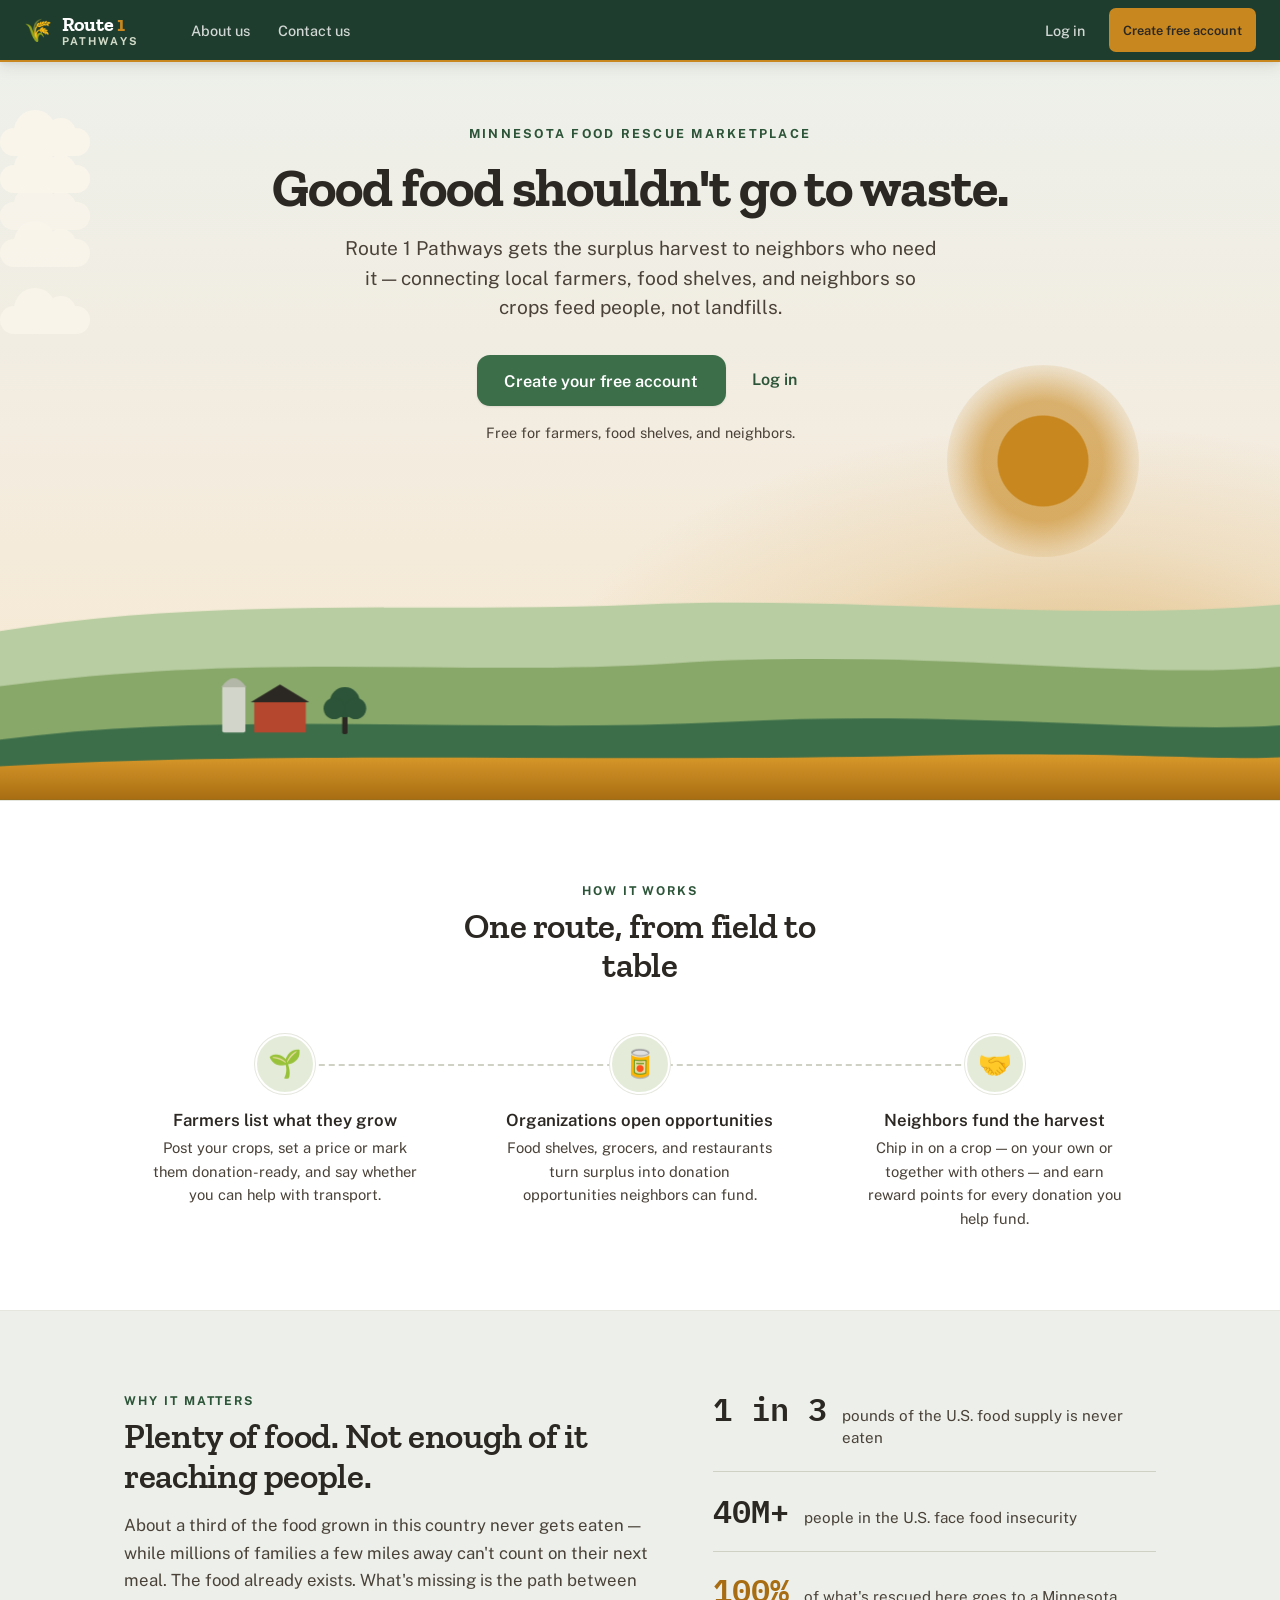
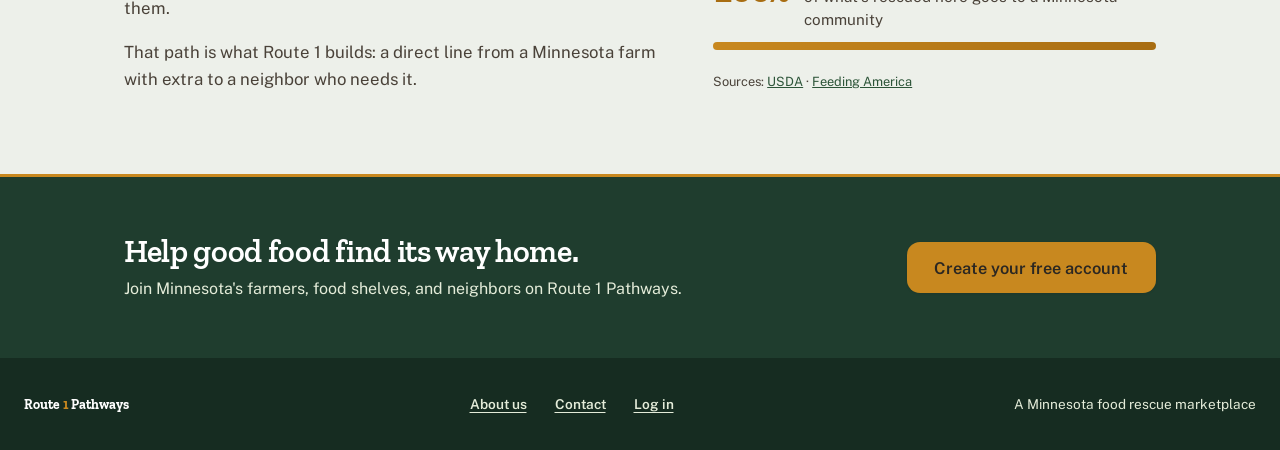
<file: Route1/frontend/index.html>
<!DOCTYPE html>
<html lang="en">

<head>
  <meta charset="UTF-8" />
  <meta name="viewport" content="width=device-width, initial-scale=1.0" />
  <title>Route 1 Pathways — Minnesota Food Rescue Marketplace</title>

  <!-- Search & link previews -->
  <meta name="description"
    content="Route 1 Pathways connects Minnesota farmers, food shelves, and neighbors so surplus crops feed people — not landfills. Free for farmers, food shelves, and neighbors." />
  <meta property="og:type" content="website" />
  <meta property="og:site_name" content="Route 1 Pathways" />
  <meta property="og:title" content="Route 1 Pathways — Minnesota Food Rescue Marketplace" />
  <meta property="og:description"
    content="Good food shouldn't go to waste. Route 1 connects Minnesota farmers, food shelves, and neighbors so surplus crops feed people — not landfills." />
  <meta property="og:url" content="https://route1pathways.app/" />
  <meta name="theme-color" content="#1f3d2e" />

  <!-- Type: Zilla Slab (agrarian display) · Public Sans (civic body) · IBM Plex Mono (ledger data) -->
  <link rel="preconnect" href="https://fonts.googleapis.com" />
  <link rel="preconnect" href="https://fonts.gstatic.com" crossorigin />
  <link
    href="https://fonts.googleapis.com/css2?family=Zilla+Slab:wght@500;600;700&family=Public+Sans:wght@400;500;600;700&family=IBM+Plex+Mono:wght@500;600&display=swap"
    rel="stylesheet" />

  <link rel="stylesheet" href="styles.css?v=20260722c" />

  <!-- Google Identity Services (Sign in with Google) -->
  <script src="https://accounts.google.com/gsi/client" async defer></script>
</head>

<body>

  <!-- Keyboard users jump straight past the header -->
  <a class="skip-link" href="#app">Skip to content</a>

  <!-- ── Sticky header (populated by app.js after auth state is known) ── -->
  <header class="site-header" id="siteHeader">
    <div class="header-inner">
      <div class="brand">
        <span class="brand-icon">🌾</span>
        <div class="brand-text">
          <span class="brand-name">Route&nbsp;<strong>1</strong></span>
          <span class="brand-sub">Pathways</span>
        </div>
      </div>
    </div>
  </header>

  <!-- ── SPA mount point ────────────────────────────────────────────────── -->
  <main class="main-content" id="app">
    <!-- Content injected here by app.js via navigate() -->
    <div class="loading-state">
      <div class="spinner"></div>
      <p>Loading Route 1 Pathways…</p>
    </div>
  </main>

  <!-- ── Site footer (hidden on the landing page, which ships its own) ───── -->
  <footer class="site-footer landing-footer">
    <span class="landing-foot-brand">Route <strong>1</strong> Pathways</span>
    <nav class="landing-foot-links" aria-label="Footer">
      <a href="#/about">About us</a>
      <a href="#/contact">Contact</a>
    </nav>
    <span class="landing-foot-tag">A Minnesota food rescue marketplace</span>
  </footer>

  <!-- ── Toast notification ─────────────────────────────────────────────── -->
  <div id="toast" class="toast-hide" role="alert" aria-live="polite"></div>

  <!-- ── Analytics (GoatCounter — privacy-friendly, no cookies) ────────────
       no_onload: this is an SPA, so pageviews are counted manually in
       App.navigate() / App._track() instead of once per full page load. -->
  <script>window.goatcounter = { no_onload: true };</script>
  <script data-goatcounter="https://route1pathways.goatcounter.com/count"
          async src="https://gc.zgo.at/count.js"></script>

  <!-- ── SPA logic ──────────────────────────────────────────────────────── -->
  <script src="app.js?v=20260722c"></script>
</body>

</html>
</file>
<file: Route1/frontend/styles.css>
/* =============================================================================
   Route 1 — styles.css  (v3 — "A Minnesota field through the season")
   Minnesota food rescue marketplace

   Palette grounded in MN prairie farmland: black-dirt soil, north-woods pine,
   midsummer field green, young-leaf sprout, harvest gold. Gold is the VALUE
   color — used only for rescued value ($ pledged, points, funding goals).
   Type: Zilla Slab (agrarian display) · Public Sans (civic body) · Plex Mono (data).
   Signature: "the harvest fill" — a gold gauge that fills a vessel toward a goal
   (vertical grain-silo on points; notched crate-fill on funding).
   ============================================================================= */

/* ── CSS Variables ──────────────────────────────────────────────────────────── */
:root {
    /* Subject palette */
    --soil: #2b2722;
    /* prairie loam — body ink, warm near-black */
    --soil-soft: #4a4239;
    /* softened soil — secondary text */
    --pine: #1f3d2e;
    /* north-woods evergreen — header, hero, dark surfaces */
    --pine-deep: #162c21;
    /* deepest pine — hover on dark */
    --field: #3c6e4a;
    /* midsummer field — primary actions, links */
    --field-dark: #2c5438;
    /* field hover */
    --sprout: #88a86a;
    /* young leaf / olive — secondary accents, growing states */
    --sprout-soft: #e4ecd9;
    /* palest sprout — tints, hovers, fills */
    --harvest: #c8881f;
    /* harvest gold — THE value color */
    --harvest-deep: #a86d12;
    /* gold hover / text-on-light */
    --harvest-soft: #f6e8cf;
    /* palest gold — value tints, gauge backing */

    /* Surfaces & neutrals (warm, soil-tinted — not cold slate) */
    --morning: #edf0ea;
    /* dawn over a field — app background (cool, NOT cream) */
    --paper: #ffffff;
    /* cards */
    --stone-100: #f3f4ee;
    /* faint fill / zebra */
    --stone-200: #e5e6dd;
    /* borders, dividers, track backgrounds */
    --stone-300: #cfd1c4;
    /* stronger borders, input outline */
    --ash: #6f7268;
    /* muted text (warm gray-green) */

    /* Status */
    --clay: #b4472e;
    /* error / destructive — earthy brick, not fire-engine red */
    --clay-soft: #f7e6e1;

    /* Atmosphere — dawn-band headers and landing sky share these */
    --cloud: #fffdf8;
    /* warm cloud white */
    --dawn-cream: #f7eedb;
    /* gold-warmed horizon end of the dawn gradient */
    --sprout-mid: #d6e2c4;
    /* between sprout-soft and sprout — secondary hover fill */

    /* ---- Back-compat aliases (so existing class names keep working) ---- */
    --green-900: var(--pine);
    --green-700: var(--field);
    --green-500: var(--field);
    --green-400: var(--sprout);
    --green-300: var(--sprout);
    --green-200: var(--sprout-soft);
    --green-100: var(--sprout-soft);
    --green-50: var(--stone-100);
    --amber-400: var(--harvest);
    --amber-100: var(--harvest-soft);
    --red-500: var(--clay);
    --red-100: var(--clay-soft);
    --gray-900: var(--soil);
    --gray-700: var(--soil-soft);
    --gray-500: var(--ash);
    --gray-300: var(--stone-300);
    --gray-200: var(--stone-200);
    --gray-100: var(--stone-100);
    --white: var(--paper);

    --radius-sm: 7px;
    --radius-md: 13px;
    --radius-lg: 20px;

    /* Soil-tinted shadows — warmer than neutral black */
    --shadow-sm: 0 1px 2px rgba(43, 39, 34, .06), 0 1px 3px rgba(43, 39, 34, .05);
    --shadow-md: 0 4px 14px rgba(43, 39, 34, .10), 0 2px 5px rgba(43, 39, 34, .06);
    --shadow-lg: 0 14px 34px rgba(43, 39, 34, .16);

    --transition: 180ms ease;

    /* Minimum height for interactive controls — audience skews older,
       so 44px everywhere, not just where WCAG's 24px floor demands */
    --control-min: 44px;

    /* Spacing scale — use in any rule touched going forward */
    --space-1: .25rem;
    --space-2: .5rem;
    --space-3: .75rem;
    --space-4: 1rem;
    --space-5: 1.5rem;
    --space-6: 2rem;

    /* Type roles */
    --font: "Public Sans", system-ui, -apple-system, "Segoe UI", Roboto, sans-serif;
    --font-display: "Zilla Slab", Georgia, "Times New Roman", serif;
    --font-mono: "IBM Plex Mono", ui-monospace, "SFMono-Regular", "Consolas", monospace;
}

/* ── Reset ──────────────────────────────────────────────────────────────────── */
*,
*::before,
*::after {
    box-sizing: border-box;
    margin: 0;
    padding: 0;
}

html {
    font-size: 16px;
    scroll-behavior: smooth;
    /* Safety net: never let a stray wide element cause sideways scroll on
       mobile. `clip` (unlike `hidden`) doesn't create a scroll container, so
       the sticky header keeps working. */
    overflow-x: clip;
}

body {
    font-family: var(--font);
    color: var(--soil);
    /* a soft, warm wash instead of a flat fill — barely-there dawn light */
    background:
        radial-gradient(55% 45% at 100% 0%, rgba(200, 136, 31, .07), transparent 60%),
        radial-gradient(50% 40% at 0% 0%, rgba(60, 110, 74, .05), transparent 55%),
        linear-gradient(180deg, var(--morning) 0%, #eef1ea 45%, #f3efe5 100%);
    min-height: 100vh;
    /* sticky footer: main grows, .site-footer's margin-top:auto pins it down */
    display: flex;
    flex-direction: column;
    -webkit-font-smoothing: antialiased;
    text-rendering: optimizeLegibility;
}

a {
    color: var(--field);
    text-decoration: none;
}

a:hover {
    text-decoration: underline;
}

ul {
    list-style: none;
}

/* ── Skip link — visually hidden until focused ───────────────────────────────── */
.skip-link {
    position: absolute;
    top: -100px;
    left: 1rem;
    z-index: 700;
    /* above toast */
    background: var(--pine);
    color: var(--paper);
    font-weight: 600;
    padding: .75rem 1.25rem;
    border-radius: 0 0 var(--radius-sm) var(--radius-sm);
    transition: top var(--transition);
}

.skip-link:focus {
    top: 0;
}

/* ── Global focus baseline (keyboard users see a clear ring everywhere) ──────── */
:focus-visible {
    outline: 3px solid var(--harvest);
    outline-offset: 2px;
    border-radius: 3px;
}

/* Mouse users don't get the ring; keyboard users always do */
:focus:not(:focus-visible) {
    outline: none;
}

/* ── Typography helpers ─────────────────────────────────────────────────────── */
/* Display face (Zilla Slab) carries the big agrarian moments only. */
h1,
h2 {
    font-family: var(--font-display);
    letter-spacing: -.01em;
    color: var(--soil);
}

h1 {
    font-size: 1.9rem;
    font-weight: 700;
    line-height: 1.1;
}

h2 {
    font-size: 1.35rem;
    font-weight: 600;
    line-height: 1.15;
}

/* Small headings stay in the body sans — restraint keeps slab special. */
h3 {
    font-size: 1.05rem;
    font-weight: 600;
    color: var(--soil);
}

p {
    line-height: 1.6;
}

.sub-text {
    font-size: .875rem;
    color: var(--ash);
    margin-top: .25rem;
}

/* "or" divider between the form and the Google button */
.auth-divider {
    display: flex;
    align-items: center;
    gap: .75rem;
    margin: 1.25rem 0 1rem;
    color: var(--ash);
    font-size: .8rem;
    text-transform: uppercase;
    letter-spacing: .08em;
}

.auth-divider::before,
.auth-divider::after {
    content: "";
    flex: 1;
    height: 1px;
    background: var(--stone-200);
}

/* Container Google Identity Services renders its button into */
.google-signin {
    display: flex;
    justify-content: center;
    min-height: 40px;
}

/* Ledger numerals — prices, quantities, amounts, points, timestamps */
.num,
.points-big,
.stat-value,
.donation-amount-badge,
.points-hist-pts {
    font-family: var(--font-mono);
    font-variant-numeric: tabular-nums;
    font-feature-settings: "tnum" 1;
}

.hidden {
    display: none !important;
}

/* ── Reduced motion: honor the OS setting for every animation ────────────────── */
@media (prefers-reduced-motion: reduce) {

    *,
    *::before,
    *::after {
        animation-duration: .001ms !important;
        animation-iteration-count: 1 !important;
        transition-duration: .001ms !important;
        scroll-behavior: auto !important;
    }
}

/* ── Card ────────────────────────────────────────────────────────────────────── */
.card {
    background: var(--paper);
    border: 1px solid var(--stone-200);
    border-radius: var(--radius-md);
    box-shadow: var(--shadow-sm);
    padding: 1.5rem;
}

/* Card heading helpers used across components */
.card-title {
    /* one look at any heading level — h2 for document order, h3 elsewhere */
    font-family: var(--font);
    font-size: 1.05rem;
    font-weight: 600;
    letter-spacing: 0;
    line-height: 1.4;
    color: var(--soil);
}

.card-sub {
    font-size: .875rem;
    color: var(--ash);
    margin-top: .15rem;
    margin-bottom: .25rem;
}

.card-header-row {
    display: flex;
    align-items: baseline;
    justify-content: space-between;
    gap: 1rem;
}

/* Muted helper (used widely in markup + JS) */
.muted {
    color: var(--ash);
}

/* ── Buttons ────────────────────────────────────────────────────────────────── */
.btn {
    display: inline-flex;
    align-items: center;
    justify-content: center;
    gap: .4rem;
    min-height: var(--control-min);
    padding: .55rem 1.2rem;
    font-size: .9rem;
    font-weight: 600;
    border: 2px solid transparent;
    border-radius: var(--radius-sm);
    cursor: pointer;
    font-family: var(--font);
    transition: background var(--transition), color var(--transition),
        border-color var(--transition), box-shadow var(--transition),
        transform var(--transition);
    white-space: nowrap;
}

.btn:focus-visible {
    outline: 3px solid var(--harvest);
    outline-offset: 2px;
}

.btn-primary {
    background: var(--field);
    color: var(--paper);
}

.btn-primary:hover {
    background: var(--field-dark);
    transform: translateY(-1px);
    box-shadow: var(--shadow-sm);
}

.btn-secondary {
    background: var(--sprout-soft);
    color: var(--field-dark);
    border-color: transparent;
}

.btn-secondary:hover {
    background: var(--sprout-mid);
    transform: translateY(-1px);
    box-shadow: var(--shadow-sm);
}

.btn-danger {
    background: var(--paper);
    color: var(--clay);
    border-color: var(--stone-300);
}

.btn-danger:hover {
    background: var(--clay-soft);
    border-color: var(--clay);
}

.btn-ghost {
    background: transparent;
    color: var(--ash);
    border-color: var(--stone-300);
}

.btn-ghost:hover {
    background: var(--stone-100);
    color: var(--soil);
}

.btn-block {
    width: 100%;
}

/* Gold "harvest fill" sweep — reserved for value-committing CTAs only
   (confirm donation, create account). Value wears gold; ordinary actions don't. */
.btn-sweep {
    position: relative;
    overflow: hidden;
    z-index: 0;
    box-shadow: var(--shadow-sm);
}

.btn-sweep::before {
    content: "";
    position: absolute;
    inset: 0;
    z-index: -1;
    background: var(--harvest);
    transform: translateX(-101%);
    transition: transform .38s ease;
}

.btn-sweep:hover {
    color: var(--soil);
    transform: translateY(-2px);
    box-shadow: var(--shadow-md);
}

.btn-sweep:hover::before {
    transform: translateX(0);
}

.btn-sm {
    /* dense table/row contexts keep a smaller footprint but never drop
       below 36px; the site header overrides back up to 44px */
    min-height: 36px;
    padding: .3rem .75rem;
    font-size: .8rem;
}

.btn+.btn {
    margin-left: .5rem;
}

/* ── Forms ──────────────────────────────────────────────────────────────────── */
.form-group {
    display: flex;
    flex-direction: column;
    gap: .35rem;
    flex: 1;
    min-width: 0;
}

.form-group+.form-group {
    margin-top: .85rem;
}

.form-row {
    display: flex;
    gap: .85rem;
    align-items: flex-start;
    flex-wrap: wrap;
    margin-top: .85rem;
}

.form-row .form-group {
    margin-top: 0;
}

/* hint text inside a field group sits close to its input, no inline styles */
.form-group .muted {
    margin-top: .35rem;
}

.form-hint {
    font-size: .8rem;
    margin: var(--space-1) 0 .4rem;
}

.form-actions-spaced {
    margin-top: var(--space-5);
}

.toggle-row-spaced {
    margin-bottom: var(--space-4);
}

.points-card-cta {
    margin-top: var(--space-4);
}

label {
    font-size: .85rem;
    font-weight: 600;
    color: var(--soil-soft);
}

input[type="text"],
input[type="email"],
input[type="password"],
input[type="number"],
input[type="tel"],
select,
textarea {
    min-height: var(--control-min);
    padding: .55rem .75rem;
    border: 1.5px solid var(--stone-300);
    border-radius: var(--radius-sm);
    font-size: .9rem;
    font-family: var(--font);
    color: var(--soil);
    background: var(--paper);
    transition: border-color var(--transition), box-shadow var(--transition);
    width: 100%;
}

input:hover:not(:focus),
select:hover:not(:focus),
textarea:hover:not(:focus) {
    border-color: var(--sprout);
}

input:focus,
select:focus,
textarea:focus {
    /* same strong ring the rest of the app gets — the old 15%-alpha shadow
       was invisible to exactly the users who need it (WCAG 2.4.13) */
    outline: 3px solid var(--harvest);
    outline-offset: 1px;
    border-color: var(--field);
}

textarea {
    resize: vertical;
    min-height: 60px;
}

select {
    cursor: pointer;
}

.form-actions {
    display: flex;
    gap: .5rem;
    margin-top: 1rem;
    flex-wrap: wrap;
}

.checkbox-row {
    display: flex;
    flex-wrap: wrap;
    gap: 1rem;
    margin-top: .85rem;
}

.checkbox-label {
    display: flex;
    align-items: center;
    gap: .5rem;
    font-size: .875rem;
    font-weight: 500;
    cursor: pointer;
    color: var(--soil-soft);
}

.checkbox-label input[type="checkbox"] {
    width: 16px;
    height: 16px;
    accent-color: var(--field);
    cursor: pointer;
}

.donation-check {
    color: var(--field);
}

.error-msg {
    color: var(--clay);
    font-size: .85rem;
    background: var(--clay-soft);
    border: 1px solid rgba(180, 71, 46, .25);
    border-radius: var(--radius-sm);
    padding: .5rem .75rem;
    margin-top: .5rem;
}

/* Saved/confirmation message — the success counterpart to .error-msg */
.success-msg {
    color: var(--field-dark);
    font-size: .85rem;
    background: var(--sprout-soft);
    border: 1px solid rgba(60, 110, 74, .25);
    border-radius: var(--radius-sm);
    padding: .5rem .75rem;
    margin-top: .5rem;
}

/* Inline "optional/hint" qualifier next to a field label */
.optional {
    font-weight: 400;
    color: var(--ash);
    font-size: .8rem;
}

/* ── Toast ───────────────────────────────────────────────────────────────────── */
#toast {
    position: fixed;
    bottom: 1.5rem;
    right: 1.5rem;
    padding: .75rem 1.25rem;
    border-radius: var(--radius-sm);
    font-size: .9rem;
    font-weight: 500;
    color: var(--paper);
    box-shadow: var(--shadow-md);
    /* semantic scale: header 100 · modal 200-500 · toast 600 · skip-link 700 */
    z-index: 600;
    transition: opacity .3s ease, transform .3s ease;
    max-width: 320px;
}

#toast.toast-success {
    background: var(--field);
}

#toast.toast-error {
    background: var(--clay);
}

#toast.toast-hide {
    opacity: 0;
    transform: translateY(8px);
    pointer-events: none;
}

/* ══════════════════════════════════════════════════════════════════════════════
   SITE HEADER
   ══════════════════════════════════════════════════════════════════════════════ */
.site-header {
    position: sticky;
    top: 0;
    z-index: 100;
    background: var(--pine);
    box-shadow: var(--shadow-md);
    /* a thin harvest line under the bar — the only gold in the chrome */
    border-bottom: 2px solid var(--harvest);
}

.header-inner {
    max-width: 1280px;
    margin: 0 auto;
    padding: 0 1.5rem;
    height: 60px;
    display: flex;
    align-items: center;
    gap: 1rem;
}

.brand {
    display: flex;
    align-items: center;
    gap: .6rem;
    color: var(--paper);
    flex-shrink: 0;
    cursor: pointer;
}

.brand-icon {
    font-size: 1.4rem;
}

.brand-text {
    display: flex;
    flex-direction: column;
    line-height: 1;
}

.brand-name {
    font-family: var(--font-display);
    font-size: 1.25rem;
    font-weight: 700;
    letter-spacing: -.01em;
}

.brand strong,
.brand-name strong {
    color: var(--harvest);
}

.brand-sub {
    font-size: .68rem;
    font-weight: 700;
    letter-spacing: .2em;
    text-transform: uppercase;
    color: var(--sprout-soft);
    opacity: .9;
    margin-top: 2px;
}

.nav-links {
    display: flex;
    align-items: center;
    gap: .25rem;
    margin-left: 1.5rem;
}

.nav-link {
    display: inline-flex;
    align-items: center;
    min-height: 44px;
    /* comfortable touch target inside the 60px bar */
    color: rgba(255, 255, 255, .8);
    padding: .4rem .75rem;
    border-radius: var(--radius-sm);
    font-size: .9rem;
    font-weight: 500;
    cursor: pointer;
    border: none;
    background: transparent;
    font-family: var(--font);
    transition: background var(--transition), color var(--transition);
    white-space: nowrap;
}

/* Header buttons ("Create free account", Profile, Logout) get the same floor */
.site-header .btn-sm {
    min-height: 44px;
}

.nav-link:hover,
.nav-link.active {
    background: rgba(255, 255, 255, .15);
    color: var(--paper);
}

.nav-badge {
    display: inline-flex;
    align-items: center;
    justify-content: center;
    background: var(--harvest);
    color: var(--soil);
    border-radius: 999px;
    min-width: 18px;
    height: 18px;
    font-size: .7rem;
    font-weight: 700;
    padding: 0 4px;
    margin-left: .25rem;
}

.header-spacer {
    flex: 1;
}

.header-user {
    display: flex;
    align-items: center;
    gap: .75rem;
    color: rgba(255, 255, 255, .9);
    font-size: .875rem;
}

.user-chip {
    background: rgba(255, 255, 255, .15);
    border-radius: 999px;
    padding: .25rem .75rem;
    font-weight: 600;
    white-space: nowrap;
    max-width: 180px;
    overflow: hidden;
    text-overflow: ellipsis;
}

/* ══════════════════════════════════════════════════════════════════════════════
   MAIN CONTENT
   ══════════════════════════════════════════════════════════════════════════════ */
.main-content {
    width: 100%;
    max-width: 1280px;
    margin: 0 auto;
    padding: 2rem 1.5rem;
}

/* ── Loading / empty states ─────────────────────────────────────────────────── */
.loading-state,
.empty-state {
    display: flex;
    flex-direction: column;
    align-items: center;
    justify-content: center;
    gap: .75rem;
    padding: 3rem;
    color: var(--ash);
    text-align: center;
}

.empty-state span {
    font-size: 2.5rem;
}

.spinner {
    width: 36px;
    height: 36px;
    border: 3px solid var(--sprout-soft);
    border-top-color: var(--field);
    border-radius: 50%;
    animation: spin .7s linear infinite;
}

@keyframes spin {
    to {
        transform: rotate(360deg);
    }
}

/* ── Dashboard layout ───────────────────────────────────────────────────────── */
.dashboard {
    display: flex;
    flex-direction: column;
    gap: 1.5rem;
}

/* Every page's header is a soft "dawn band" — the landing's sky language as a
   slim strip: warm gradient, a drifting cloud, a pulsing sun glow, gold horizon.
   The content below each header stays on the clean background. */
.page-header {
    position: relative;
    overflow: hidden;
    display: flex;
    align-items: flex-start;
    justify-content: space-between;
    flex-wrap: wrap;
    gap: 1rem;
    padding: 1.25rem 1.5rem;
    border: 1px solid var(--stone-200);
    border-radius: var(--radius-md);
    background:
        radial-gradient(80% 140% at 92% -30%, rgba(200, 136, 31, .14), transparent 60%),
        linear-gradient(110deg, var(--sprout-soft) 0%, #eef2e7 48%, var(--dawn-cream) 100%);
}

/* Subtitles sit on the tinted band — ash misses AA there (4.28:1), soil-soft
   clears it comfortably */
.page-header .sub-text {
    color: var(--soil-soft);
}

/* gold horizon line along the bottom of the band */
.page-header::after {
    content: "";
    position: absolute;
    left: 0;
    right: 0;
    bottom: 0;
    height: 3px;
    background: linear-gradient(90deg, var(--sprout), var(--harvest));
    opacity: .8;
}

/* a soft cloud drifting slowly across the band */
.page-header::before {
    content: "";
    position: absolute;
    top: 26%;
    left: -90px;
    width: 60px;
    height: 18px;
    background: var(--cloud);
    border-radius: 20px;
    box-shadow: 16px -7px 0 -3px var(--cloud), 34px -1px 0 -5px var(--cloud);
    opacity: .55;
    pointer-events: none;
    animation: headerCloud 40s linear infinite;
}

/* keep the title + actions above the decorative sky */
.page-header>* {
    position: relative;
    z-index: 1;
}

@keyframes headerCloud {
    from {
        transform: translateX(0);
    }

    to {
        transform: translateX(calc(100vw + 160px));
    }
}

/* ══════════════════════════════════════════════════════════════════════════════
   AUTH PAGE
   ══════════════════════════════════════════════════════════════════════════════ */
.auth-page {
    position: relative;
    overflow: hidden;
    min-height: calc(100vh - 62px);
    display: flex;
    align-items: center;
    justify-content: center;
    padding: 2.5rem 1rem;
    /* dawn over a field: morning lifting to a warm gold glow at the corner */
    background:
        radial-gradient(48% 44% at 88% 90%, rgba(200, 136, 31, .16), transparent 70%),
        radial-gradient(120% 80% at 50% -10%, rgba(31, 61, 46, .08), transparent 60%),
        linear-gradient(180deg, var(--morning) 0%, #f1ece1 60%, #f8e9cf 100%);
}

/* drifting clouds behind the auth card */
.auth-sky {
    position: absolute;
    inset: 0;
    z-index: 0;
    overflow: hidden;
    pointer-events: none;
}

.auth-container {
    position: relative;
    z-index: 1;
}

.auth-container {
    width: 100%;
    max-width: 540px;
    display: flex;
    flex-direction: column;
    gap: 1rem;
}

/* Hero band — the deep-pine "arrival" plate carrying the Route-1 mark */
.auth-brand {
    text-align: center;
    background: var(--pine);
    color: var(--paper);
    border-radius: var(--radius-lg);
    padding: 2rem 1.5rem 1.75rem;
    margin-bottom: .75rem;
    box-shadow: var(--shadow-md);
    position: relative;
    overflow: hidden;
}

/* Harvest horizon line across the hero */
.auth-brand::after {
    content: "";
    position: absolute;
    left: 0;
    right: 0;
    bottom: 0;
    height: 4px;
    background: linear-gradient(90deg, var(--sprout), var(--harvest));
}

.auth-brand .brand-icon {
    font-size: 2.5rem;
    margin: 0 auto .35rem;
}

.auth-brand h1 {
    font-size: 2.4rem;
    color: var(--paper);
}

.auth-brand strong {
    color: var(--harvest);
}

.auth-brand-sub {
    font-size: .68rem;
    font-weight: 700;
    letter-spacing: .24em;
    text-transform: uppercase;
    color: var(--sprout-soft);
    margin-top: .1rem;
    margin-bottom: .35rem;
}

.auth-brand p {
    color: rgba(255, 255, 255, .82);
    margin-top: .25rem;
    font-size: .95rem;
}

.auth-tabs {
    display: flex;
    gap: .5rem;
}

.auth-tab {
    flex: 1;
    min-height: var(--control-min);
    padding: .65rem;
    background: var(--paper);
    border: 2px solid var(--stone-200);
    border-radius: var(--radius-sm);
    font-size: .9rem;
    font-weight: 600;
    cursor: pointer;
    color: var(--ash);
    font-family: var(--font);
    transition: background var(--transition), border-color var(--transition), color var(--transition);
}

.auth-tab:hover {
    border-color: var(--sprout);
    color: var(--field-dark);
}

.auth-tab.active {
    background: var(--field);
    border-color: var(--field);
    color: var(--paper);
}

/* Role picker — three sturdy "signpost" cards pointing the way in */
.type-selector {
    display: grid;
    grid-template-columns: repeat(3, 1fr);
    gap: .75rem;
    margin-top: .25rem;
}

.type-card {
    display: flex;
    flex-direction: column;
    align-items: center;
    gap: .4rem;
    padding: 1rem .5rem;
    border: 2px solid var(--stone-200);
    border-radius: var(--radius-md);
    background: var(--paper);
    cursor: pointer;
    transition: border-color var(--transition), background var(--transition), transform var(--transition), box-shadow var(--transition);
}

.type-card:hover {
    border-color: var(--sprout);
    background: var(--stone-100);
    transform: translateY(-1px);
}

.type-card input[type="radio"] {
    position: absolute;
    opacity: 0;
    width: 1px;
    height: 1px;
}

.type-card:has(input:checked) {
    border-color: var(--field);
    background: var(--sprout-soft);
    box-shadow: 0 0 0 3px rgba(60, 110, 74, .14);
}

/* Keyboard focus reaches the label since the radio is visually hidden */
.type-card:has(input:focus-visible) {
    outline: 3px solid var(--harvest);
    outline-offset: 2px;
}

.type-icon {
    font-size: 1.6rem;
}

.type-label {
    font-size: .82rem;
    font-weight: 600;
    color: var(--soil);
}

.type-sub {
    font-size: .68rem;
    color: var(--ash);
    text-align: center;
    line-height: 1.2;
}

/* ══════════════════════════════════════════════════════════════════════════════
   FARMER DASHBOARD TABLE
   ══════════════════════════════════════════════════════════════════════════════ */
.table-wrapper {
    overflow-x: auto;
    margin-top: .5rem;
}

/* Field-light wash on the farmer's ledger card — same treatment as the
   contact info card, so the plainest page still carries the landscape */
.farmer-listings-card {
    background:
        radial-gradient(90% 150% at 100% -30%, rgba(60, 110, 74, .06), transparent 60%),
        var(--paper);
}

/* The collapsible add-crop form rises in when opened */
#addCropForm:not(.hidden) {
    animation: cardRise .35s ease;
}

/* Farmer "ledger": Quantity (col 2) & Price/unit (col 3) as tabular mono — the
   scale-house ticket read. Column order is fixed in the markup. */
.farmer-dashboard td:nth-child(2),
.farmer-dashboard td:nth-child(3) {
    font-family: var(--font-mono);
    font-variant-numeric: tabular-nums;
    font-size: .82rem;
    color: var(--soil);
    white-space: nowrap;
}

.farmer-dashboard td:nth-child(3) em {
    font-family: var(--font);
    color: var(--ash);
}

table {
    width: 100%;
    border-collapse: collapse;
    font-size: .875rem;
}

th {
    text-align: left;
    padding: .65rem .75rem;
    font-size: .72rem;
    font-weight: 700;
    text-transform: uppercase;
    letter-spacing: .06em;
    color: var(--ash);
    border-bottom: 2px solid var(--stone-300);
    white-space: nowrap;
}

td {
    padding: .8rem .75rem;
    border-bottom: 1px solid var(--stone-200);
    vertical-align: middle;
}

/* Ledger feel: quantities & prices align as tabular mono numerals */
td.num,
.col-num {
    font-family: var(--font-mono);
    font-variant-numeric: tabular-nums;
    font-size: .82rem;
    color: var(--soil);
}

tr:last-child td {
    border-bottom: none;
}

tbody tr {
    transition: background var(--transition);
}

tr:hover td {
    background: var(--stone-100);
}

.badge {
    display: inline-flex;
    align-items: center;
    gap: .3rem;
    padding: .2rem .6rem;
    border-radius: 999px;
    font-size: .75rem;
    font-weight: 600;
    letter-spacing: .01em;
}

.badge-green {
    background: var(--sprout-soft);
    color: var(--field-dark);
}

.badge-gray {
    background: var(--stone-200);
    color: var(--soil-soft);
}

/* Amber badge = rescued value / donation-eligible (the gold "rescue" tag) */
.badge-amber {
    background: var(--harvest-soft);
    color: var(--harvest-deep);
}

/* ══════════════════════════════════════════════════════════════════════════════
   BROWSE DASHBOARD  (org + consumer)
   ══════════════════════════════════════════════════════════════════════════════ */
.browse-layout {
    display: grid;
    grid-template-columns: 260px 1fr;
    gap: 1.5rem;
    align-items: start;
}

.filters-sidebar {
    position: sticky;
    top: 76px;
    display: flex;
    flex-direction: column;
    gap: var(--space-4);
}

/* flex gap owns the rhythm inside the sidebar — retire the margin hacks */
.filters-sidebar .form-group+.form-group,
.filters-sidebar .form-row {
    margin-top: 0;
}

.filters-head {
    display: flex;
    flex-direction: column;
    gap: var(--space-1);
}

.filters-head h3 {
    margin-bottom: 0;
}

.filters-sidebar .price-row {
    gap: var(--space-3);
}

.filters-actions {
    display: flex;
    flex-direction: column;
    gap: var(--space-2);
    margin-top: var(--space-2);
    padding-top: var(--space-4);
    border-top: 1px solid var(--stone-200);
}

.filters-actions .btn+.btn {
    margin-left: 0;
}

/* ── Role plate — the "Viewing as: …" org-subtype context, made intentional ──
   app.js writes the label text into #browseSubtitle and sets
   document.body[data-org-subtype]; the ::before icon is driven purely by CSS so
   a restaurant / grocery / food shelf each feels addressed without three themes. */
.role-plate {
    display: inline-flex;
    align-items: center;
    gap: .4rem;
    margin-top: .5rem;
    padding: .3rem .7rem;
    border-radius: 999px;
    background: var(--sprout-soft);
    color: var(--field-dark);
    border: 1px solid transparent;
    font-size: .8rem;
    font-weight: 600;
    letter-spacing: .01em;
}

.role-plate::before {
    content: "🏢";
    font-size: .95rem;
}

body[data-org-subtype="restaurant"] .role-plate::before {
    content: "🍽️";
}

body[data-org-subtype="grocery_store"] .role-plate::before {
    content: "🛒";
}

/* Food shelves are the rescue recipients — accent them in harvest gold */
body[data-org-subtype="food_shelf"] .role-plate {
    background: var(--harvest-soft);
    color: var(--harvest-deep);
    border-color: rgba(200, 136, 31, .35);
}

body[data-org-subtype="food_shelf"] .role-plate::before {
    content: "🥫";
}

/* ── Rescue filter — the donation-eligible toggle, elevated from a plain row ──
   Shown for consumers and food-shelf orgs (toggled by app.js). Gold framing so
   the food-rescue flow reads as purpose-built, not bolted on. */
#donationFilterGroup {
    padding: .75rem .85rem;
    background: var(--harvest-soft);
    border: 2px solid rgba(200, 136, 31, .45);
    border-radius: var(--radius-sm);
}

#donationFilterGroup .donation-check {
    color: var(--harvest-deep);
    font-weight: 600;
}

#donationFilterGroup .checkbox-label input[type="checkbox"] {
    accent-color: var(--harvest-deep);
}

.price-row {
    gap: var(--space-3);
}

.browse-results {
    display: flex;
    flex-direction: column;
    gap: 1rem;
}

.results-header {
    display: flex;
    align-items: center;
    justify-content: space-between;
}

.result-count {
    font-size: .875rem;
    color: var(--ash);
    font-weight: 500;
}

.farmer-grid {
    display: grid;
    grid-template-columns: repeat(auto-fill, minmax(300px, 1fr));
    gap: 1rem;
}

/* Fetched-card entrance — a short rise as results land. Stagger caps at the
   fifth card so long refetches don't ripple forever. */
.farmer-grid>*,
.donation-grid>*,
.wishlist-grid>* {
    animation: cardRise .4s ease backwards;
}

.farmer-grid>*:nth-child(2),
.donation-grid>*:nth-child(2),
.wishlist-grid>*:nth-child(2) {
    animation-delay: 60ms;
}

.farmer-grid>*:nth-child(3),
.donation-grid>*:nth-child(3),
.wishlist-grid>*:nth-child(3) {
    animation-delay: 120ms;
}

.farmer-grid>*:nth-child(4),
.donation-grid>*:nth-child(4),
.wishlist-grid>*:nth-child(4) {
    animation-delay: 180ms;
}

.farmer-grid>*:nth-child(n+5),
.donation-grid>*:nth-child(n+5),
.wishlist-grid>*:nth-child(n+5) {
    animation-delay: 240ms;
}

@keyframes cardRise {
    from {
        opacity: 0;
        transform: translateY(12px);
    }
}

.farmer-card {
    background: var(--paper);
    border: 1px solid var(--stone-200);
    border-radius: var(--radius-md);
    box-shadow: var(--shadow-sm);
    overflow: hidden;
    transition: box-shadow var(--transition), transform var(--transition), border-color var(--transition);
    cursor: default;
}

.farmer-card:hover {
    box-shadow: var(--shadow-md);
    border-color: var(--sprout);
}

/* Only the clickable listing anchor earns the lift */
.listing-card:hover {
    transform: translateY(-2px);
}

/* Header reads like a hand-lettered seed-packet banner */
.farmer-card-header {
    background: var(--pine);
    color: var(--paper);
    padding: 1rem 1.25rem .85rem;
    border-bottom: 3px solid var(--harvest);
}

.farmer-card-header h4 {
    font-family: var(--font-display);
    font-size: 1.1rem;
    font-weight: 600;
    letter-spacing: -.01em;
}

.farmer-location {
    font-size: .8rem;
    color: var(--sprout-soft);
    margin-top: .2rem;
}

.farmer-card-body {
    padding: 1rem 1.25rem;
}

.crop-chips {
    display: flex;
    flex-wrap: wrap;
    gap: .4rem;
    margin-bottom: .85rem;
}

.crop-chip {
    background: var(--sprout-soft);
    color: var(--field-dark);
    border-radius: 999px;
    padding: .2rem .65rem;
    font-size: .775rem;
    font-weight: 600;
}

/* Donation-eligible crop = rescued value → harvest gold */
.crop-chip.donation {
    background: var(--harvest-soft);
    color: var(--harvest-deep);
}

.farmer-meta {
    display: flex;
    flex-wrap: wrap;
    gap: .5rem .85rem;
    font-size: .8rem;
    color: var(--ash);
    margin-bottom: .85rem;
}

.farmer-card-actions {
    display: flex;
    gap: .5rem;
    flex-wrap: wrap;
}

/* ── Listing cards: the whole card is a link to #/listing/<id> ──────────────── */
.listing-card {
    display: block;
    color: inherit;
    text-decoration: none;
    cursor: pointer;
}

.farmer-card-header .listing-price {
    font-size: .85rem;
    color: var(--harvest-soft);
    font-weight: 600;
    margin-top: .2rem;
}

.listing-snippet {
    font-size: .875rem;
    color: var(--ash);
    margin-bottom: .85rem;
}

.listing-badges {
    display: flex;
    flex-wrap: wrap;
    gap: .4rem;
    margin-bottom: .85rem;
}

.listing-farmer-line {
    font-size: .8rem;
    color: var(--ash);
    border-top: 1px solid var(--stone-200);
    padding-top: .65rem;
}

/* ══════════════════════════════════════════════════════════════════════════════
   LISTING DETAIL PAGE  (#/listing/<id>)
   ══════════════════════════════════════════════════════════════════════════════ */
.listing-detail {
    max-width: 760px;
}

.listing-detail .card + .card {
    margin-top: 1.25rem;
}

.listing-title {
    margin-bottom: .75rem;
}

.listing-farmer-heading {
    font-family: var(--font-display);
    margin-bottom: .75rem;
}

.listing-detail-meta {
    display: flex;
    flex-direction: column;
    gap: .5rem;
    margin-bottom: .85rem;
}

.listing-detail-row {
    display: flex;
    gap: 1rem;
    align-items: baseline;
}

.listing-detail-label {
    flex: 0 0 130px;
    font-size: .8rem;
    font-weight: 600;
    text-transform: uppercase;
    letter-spacing: .04em;
    color: var(--ash);
}

.listing-detail-value {
    font-size: .95rem;
}

.listing-detail .listing-price {
    /* value wears gold — 1.2rem/700 is AA-large, where harvest-deep passes */
    color: var(--harvest-deep);
    font-family: var(--font-mono);
    font-variant-numeric: tabular-nums;
    font-size: 1.2rem;
    font-weight: 700;
}

/* Fetched content rises in when it unhides (IO can't observe display:none) */
#listingContent:not(.hidden),
.listing-map-panel:not(.hidden) {
    animation: cardRise .4s ease;
}

.listing-description {
    color: var(--soil-soft);
    margin-bottom: .65rem;
}

.listing-listed-date {
    font-size: .8rem;
    color: var(--ash);
}

.listing-detail-actions {
    margin-top: .85rem;
}

/* ── Listing detail: content + map side by side on desktop ──────────────────── */
.listing-detail-grid {
    display: grid;
    grid-template-columns: minmax(0, 1fr) 420px;
    gap: 1.5rem;
    align-items: start;
}

/* Map unavailable → panel stays hidden and the content takes the full row */
.listing-detail-grid:has(.listing-map-panel.hidden) {
    grid-template-columns: minmax(0, 1fr);
}

.listing-map-panel {
    position: sticky;
    top: 76px;
}

#listingMap {
    height: 480px;
    border-radius: var(--radius-md);
    border: 1px solid var(--stone-200);
}

.listing-map-sub {
    font-size: .85rem;
    color: var(--ash);
    margin-bottom: .75rem;
}

.listing-map-note {
    font-size: .75rem;
    color: var(--ash);
    margin-top: .5rem;
}

/* Markers: pine dot for farmers, larger harvest-gold dot for this listing's farmer */
.map-marker {
    width: 100%;
    height: 100%;
    border-radius: 50%;
    background: var(--pine);
    border: 2px solid var(--paper);
    box-shadow: var(--shadow-sm);
}

.map-marker-current {
    background: var(--harvest);
    border-width: 3px;
    box-shadow: 0 0 0 4px var(--harvest-soft), var(--shadow-md);
}

/* Popup content: farmer blocks with their listing links */
.map-pop-farmer {
    font-family: var(--font);
    font-size: .85rem;
    min-width: 180px;
}

.map-pop-farmer + .map-pop-farmer {
    margin-top: .65rem;
    padding-top: .65rem;
    border-top: 1px solid var(--stone-200);
}

.map-pop-loc {
    color: var(--ash);
    font-size: .78rem;
    margin: .15rem 0 .3rem;
}

.map-pop-listing {
    display: block;
    padding: .2rem 0;
    color: var(--field-dark);
    font-weight: 600;
    text-decoration: underline;
}

.map-pop-listing.is-current {
    color: var(--harvest-deep);
    text-decoration: none;
}

@media (max-width: 960px) {
    .listing-detail-grid {
        grid-template-columns: 1fr;
    }

    .listing-map-panel {
        position: static;
    }

    #listingMap {
        height: 320px;
    }
}

/* "(required)" hint next to form labels (farmer location fields) */
.req-hint {
    font-size: .75rem;
    font-weight: 600;
    color: var(--harvest-deep);
}

/* ══════════════════════════════════════════════════════════════════════════════
   MESSAGING
   ══════════════════════════════════════════════════════════════════════════════ */
.messaging-layout {
    display: grid;
    grid-template-columns: 280px 1fr;
    gap: 1.5rem;
    min-height: 520px;
}

.conversations-sidebar {
    display: flex;
    flex-direction: column;
    gap: .75rem;
    padding: 1rem;
    position: sticky;
    top: 76px;
    max-height: calc(100vh - 120px);
    overflow-y: auto;
}

.sidebar-header {
    display: flex;
    align-items: center;
    justify-content: space-between;
}

/* The refresh control is icon-only — give it the full 44px target here */
.sidebar-header .btn-sm {
    min-height: var(--control-min);
    min-width: var(--control-min);
}

.conversations-list {
    display: flex;
    flex-direction: column;
    gap: .25rem;
}

.conv-item {
    display: flex;
    flex-direction: column;
    gap: .2rem;
    min-height: var(--control-min);
    justify-content: center;
    padding: .75rem;
    border-radius: var(--radius-sm);
    cursor: pointer;
    border: 2px solid transparent;
    transition: background var(--transition), border-color var(--transition);
}

.conv-item:hover {
    background: var(--stone-100);
}

.conv-item.active {
    background: var(--stone-100);
    border-color: var(--sprout);
}

.conv-name {
    font-weight: 600;
    font-size: .9rem;
}

.conv-preview {
    font-size: .8rem;
    color: var(--ash);
    overflow: hidden;
    text-overflow: ellipsis;
    white-space: nowrap;
    max-width: 220px;
}

.conv-meta {
    display: flex;
    align-items: center;
    justify-content: space-between;
    font-size: .75rem;
    color: var(--ash);
}

.unread-dot {
    width: 8px;
    height: 8px;
    background: var(--field);
    border-radius: 50%;
}

.message-area {
    background: var(--paper);
    border-radius: var(--radius-md);
    box-shadow: var(--shadow-sm);
    display: flex;
    flex-direction: column;
    overflow: hidden;
}

.no-conv-selected {
    flex: 1;
    display: flex;
    flex-direction: column;
    align-items: center;
    justify-content: center;
    color: var(--ash);
    gap: .75rem;
    padding: 3rem;
}

.no-conv-selected span {
    font-size: 3rem;
}

.message-thread {
    display: flex;
    flex-direction: column;
    flex: 1;
    min-height: 0;
}

.thread-header {
    display: flex;
    align-items: center;
    justify-content: space-between;
    padding: 1rem 1.25rem;
    /* a whisper of dawn light — the only ornament on this task surface */
    background: linear-gradient(110deg, var(--sprout-soft), transparent 70%);
    border-bottom: 1px solid var(--stone-300);
    flex-shrink: 0;
}

.messages-scroll {
    flex: 1;
    overflow-y: auto;
    padding: 1rem 1.25rem;
    display: flex;
    flex-direction: column;
    gap: .75rem;
    min-height: 300px;
    max-height: 420px;
}

.messages-list {
    display: flex;
    flex-direction: column;
    gap: .5rem;
}

.msg-bubble {
    max-width: 72%;
    padding: .65rem .9rem;
    border-radius: 14px;
    font-size: .9rem;
    line-height: 1.5;
}

.msg-bubble.sent {
    align-self: flex-end;
    background: var(--field);
    color: var(--paper);
    border-bottom-right-radius: 3px;
}

.msg-bubble.received {
    align-self: flex-start;
    background: var(--stone-100);
    color: var(--soil);
    border-bottom-left-radius: 3px;
}

.msg-meta {
    font-size: .7rem;
    margin-top: .25rem;
    opacity: .7;
    text-align: right;
}

.message-input-area {
    display: flex;
    gap: .75rem;
    padding: 1rem 1.25rem;
    border-top: 1px solid var(--stone-300);
    flex-shrink: 0;
    align-items: flex-end;
}

.message-input-area textarea {
    flex: 1;
    resize: none;
    border-radius: var(--radius-sm);
}

/* ══════════════════════════════════════════════════════════════════════════════
   MODAL
   ══════════════════════════════════════════════════════════════════════════════ */
.modal-backdrop {
    position: fixed;
    inset: 0;
    background: rgba(0, 0, 0, .45);
    display: flex;
    align-items: center;
    justify-content: center;
    z-index: 500;
    padding: 1rem;
}

.modal {
    width: 100%;
    max-width: 560px;
    max-height: 90vh;
    overflow-y: auto;
    border-radius: var(--radius-lg);
    box-shadow: var(--shadow-lg);
}

.modal h3 {
    margin-bottom: 1rem;
}

/* ══════════════════════════════════════════════════════════════════════════════
   RESPONSIVE
   ══════════════════════════════════════════════════════════════════════════════ */
@media (max-width: 900px) {
    .browse-layout {
        grid-template-columns: 1fr;
    }

    .messaging-layout {
        grid-template-columns: 1fr;
    }

    .filters-sidebar {
        position: static;
    }

    .conversations-sidebar {
        position: static;
        max-height: 200px;
    }
}

@media (max-width: 720px) {

    /* Header wraps to two rows instead of overflowing off-screen */
    .header-inner {
        height: auto;
        flex-wrap: wrap;
        padding: .6rem 1rem;
        row-gap: .5rem;
    }

    .nav-links {
        order: 3;
        width: 100%;
        margin-left: 0;
        overflow-x: auto;
        -webkit-overflow-scrolling: touch;
    }

    .header-spacer {
        display: none;
    }

    /* The user group (name chip + Profile + Logout) must be allowed to wrap and
       shrink, or it overflows the phone width and breaks the whole bar. */
    .header-user {
        margin-left: auto;
        flex-wrap: wrap;
        justify-content: flex-end;
        row-gap: .4rem;
        min-width: 0;
    }

    .user-chip {
        max-width: 44vw;
    }
}

@media (max-width: 600px) {
    .header-inner {
        padding: .6rem 1rem;
    }

    /* tighter controls so the chip + two buttons fit a small phone */
    .header-user {
        gap: .4rem;
    }

    .header-user .nav-link {
        padding: .4rem .55rem;
    }

    .site-header .btn-sm {
        padding: 0 .7rem;
    }

    .user-chip {
        max-width: 40vw;
    }

    .page-header {
        padding: 1rem 1.1rem;
    }

    .main-content {
        padding: 1rem;
    }

    .type-selector {
        grid-template-columns: 1fr 1fr;
    }

    .form-row {
        flex-direction: column;
        gap: 0;
    }

    .form-row .form-group {
        margin-top: .85rem;
    }

    .farmer-grid {
        grid-template-columns: 1fr;
    }
}

/* =============================================================================
   NEW FEATURE STYLES — Profiles, Wishlist, Donations, Points
   ============================================================================= */

/* ── Toggle Switch ─────────────────────────────────────────────────────────── */
.toggle-switch {
    position: relative;
    display: inline-block;
    width: 48px;
    height: 26px;
    flex-shrink: 0;
}

.toggle-switch input {
    opacity: 0;
    width: 0;
    height: 0;
}

.toggle-track {
    position: absolute;
    inset: 0;
    background: var(--stone-300);
    border-radius: 999px;
    cursor: pointer;
    transition: background var(--transition);
}

.toggle-track::before {
    content: "";
    position: absolute;
    width: 20px;
    height: 20px;
    left: 3px;
    bottom: 3px;
    background: var(--paper);
    border-radius: 50%;
    transition: transform var(--transition);
}

.toggle-switch input:checked+.toggle-track {
    background: var(--field);
}

.toggle-switch input:checked+.toggle-track::before {
    transform: translateX(22px);
}

.toggle-row {
    display: flex;
    align-items: center;
    justify-content: space-between;
    gap: 1.5rem;
    padding: .75rem 0;
}

/* ── Profile Page ──────────────────────────────────────────────────────────── */
.profile-layout {
    display: grid;
    grid-template-columns: 1fr 320px;
    gap: 1.5rem;
    align-items: start;
}

.profile-main {
    display: flex;
    flex-direction: column;
    gap: 1.5rem;
}

.profile-sidebar {
    display: flex;
    flex-direction: column;
    gap: 1.25rem;
}

.account-info-card {
    display: flex;
    flex-direction: column;
    gap: .65rem;
}

.account-info-row {
    display: flex;
    justify-content: space-between;
    font-size: .9rem;
}

.account-label {
    color: var(--ash);
}

.account-value {
    font-weight: 600;
}

.price-range-group {
    margin-top: .75rem;
}

.form-label-hint {
    font-size: .85rem;
    color: var(--ash);
    margin-bottom: .5rem;
}

.divider {
    border: none;
    border-top: 1px solid var(--stone-200);
    margin: 1rem 0;
}

.points-summary-mini {
    display: flex;
    align-items: baseline;
    gap: .5rem;
}

.points-big {
    font-size: 2.5rem;
    font-weight: 600;
    /* value wears gold — 4.32:1 at this size clears AA-large */
    color: var(--harvest-deep);
    letter-spacing: -.02em;
}

/* The profile's points card is a value surface — a faint gold dawn corner */
#profilePointsCard {
    background:
        radial-gradient(90% 150% at 100% -30%, rgba(200, 136, 31, .10), transparent 60%),
        var(--paper);
}

.points-label {
    color: var(--ash);
    font-size: .9rem;
}

/* ── Consumer Dashboard Tabs ──────────────────────────────────────────────── */
.consumer-view-tabs {
    display: flex;
    gap: .5rem;
    margin-bottom: 1.5rem;
    border-bottom: 2px solid var(--stone-200);
    padding-bottom: 0;
    /* scroll the tab strip itself on narrow screens instead of widening the page */
    overflow-x: auto;
    scrollbar-width: none;
}

.consumer-view-tabs::-webkit-scrollbar {
    display: none;
}

.consumer-tab {
    background: none;
    border: none;
    min-height: var(--control-min);
    padding: .6rem 1.25rem;
    font-size: .95rem;
    font-weight: 600;
    color: var(--ash);
    cursor: pointer;
    white-space: nowrap;
    border-bottom: 3px solid transparent;
    margin-bottom: -2px;
    border-radius: var(--radius-sm) var(--radius-sm) 0 0;
    transition: color var(--transition), border-color var(--transition), background var(--transition);
}

.consumer-tab:hover {
    color: var(--field-dark);
    background: var(--stone-100);
}

.consumer-tab.active {
    color: var(--field-dark);
    border-bottom-color: var(--harvest);
}

.consumer-view-panel {}

/* ── Donation Opportunities Grid ──────────────────────────────────────────── */
.donate-filters {
    margin-bottom: 1.25rem;
}

/* Horizontal filter bar (donate tab) — same field vocabulary as the sidebar */
.filter-bar {
    display: flex;
    flex-wrap: wrap;
    gap: var(--space-4) var(--space-3);
    align-items: flex-end;
}

.filter-bar .form-group {
    flex: 1;
    min-width: 180px;
    margin-top: 0;
}

/* checkbox group has no tall input — pad it so the box centers on the 44px
   button row beside it */
.filter-bar .form-group:has(> .checkbox-label) {
    flex: 0 0 auto;
    padding-bottom: .6rem;
}

.donation-grid {
    display: grid;
    grid-template-columns: repeat(auto-fill, minmax(340px, 1fr));
    gap: 1.25rem;
}

.donation-card {
    background: var(--paper);
    border-radius: var(--radius-md);
    border: 1px solid var(--stone-200);
    box-shadow: var(--shadow-sm);
    display: flex;
    flex-direction: column;
    overflow: hidden;
    transition: box-shadow var(--transition);
}

.donation-card:hover {
    box-shadow: var(--shadow-md);
}

.donation-card-header {
    display: flex;
    justify-content: space-between;
    align-items: flex-start;
    gap: .75rem;
    padding: 1.25rem 1.25rem .75rem;
    background: var(--stone-100);
    border-bottom: 1px solid var(--stone-200);
}

.donation-org {
    font-size: .72rem;
    color: var(--ash);
    font-weight: 700;
    text-transform: uppercase;
    letter-spacing: .07em;
}

.donation-crop {
    font-family: var(--font-display);
    font-size: 1.2rem;
    font-weight: 600;
    color: var(--soil);
    margin-top: .15rem;
}

/* The goal amount — a pine chip carrying a gold ledger numeral */
.donation-amount-badge {
    background: var(--pine);
    color: var(--harvest);
    border-radius: var(--radius-sm);
    padding: .35rem .7rem;
    font-weight: 600;
    font-size: 1rem;
    white-space: nowrap;
}

.donation-card-body {
    padding: .75rem 1.25rem;
    flex: 1;
    display: flex;
    flex-direction: column;
    gap: .5rem;
}

.donate-farmers-row {
    display: flex;
    align-items: center;
    gap: .5rem;
    flex-wrap: wrap;
}

.donation-notes {
    font-size: .85rem;
    color: var(--ash);
    font-style: italic;
}

.donation-progress-row {
    display: flex;
    flex-direction: column;
    gap: .25rem;
}

/* ── SIGNATURE: "The Harvest Fill" — crate-fill funding meter ─────────────────
   A slatted wooden crate that fills with harvest gold toward the goal. Shared by
   donation cards, group donations, wishlist items and the funding modals so the
   whole app speaks one visual language for "value routed toward feeding people."
   (.harvest-crate / .harvest-fill are the canonical hooks; the existing
   .donation-bar-* / .group-progress-* class names alias onto them so the JS-
   generated markup needs no changes.) */
.harvest-crate,
.donation-bar-wrap,
.group-progress-bar {
    position: relative;
    height: 16px;
    border-radius: 5px;
    background: var(--harvest-soft);
    border: 1px solid rgba(168, 109, 18, .35);
    overflow: hidden;
}

/* Crate slats — faint vertical dividers that make it read as sections of a crate */
.harvest-crate::after,
.donation-bar-wrap::after,
.group-progress-bar::after {
    content: "";
    position: absolute;
    inset: 0;
    pointer-events: none;
    background-image: repeating-linear-gradient(90deg,
            transparent 0,
            transparent 21px,
            rgba(43, 39, 34, .14) 21px,
            rgba(43, 39, 34, .14) 22px);
    z-index: 2;
}

.harvest-fill,
.donation-bar-fill,
.group-progress-fill {
    position: relative;
    z-index: 1;
    height: 100%;
    border-radius: 4px 0 0 4px;
    /* gold grain: a warm fill with a subtle diagonal grain texture */
    background:
        repeating-linear-gradient(135deg, rgba(255, 255, 255, .14) 0 3px, transparent 3px 7px),
        linear-gradient(90deg, var(--harvest-deep), var(--harvest));
    transition: width .6s ease;
}

/* When the goal is met the crate is full — round the right edge to "seal" it */
.donation-bar-fill[style*="100%"],
.group-progress-fill[style*="100%"] {
    border-radius: 4px;
}

.group-badge {
    display: inline-flex;
    align-items: center;
    gap: .3rem;
    background: var(--sprout-soft);
    color: var(--field-dark);
    border-radius: 999px;
    padding: .2rem .75rem;
    font-size: .8rem;
    font-weight: 600;
}

.group-progress {
    display: flex;
    flex-direction: column;
    gap: .25rem;
    margin: .25rem 0;
}

/* (.group-progress-bar / .group-progress-fill now styled by the shared
   "Harvest Fill" crate rule above — old flat-bar definitions removed so they
   don't override the signature.) */

.group-progress-labels {
    display: flex;
    justify-content: space-between;
    font-size: .8rem;
    color: var(--soil-soft);
    font-weight: 600;
}

/* The "more needed" half of the readout in gold — the call to fill the crate */
.group-progress-labels span:last-child {
    color: var(--harvest-deep);
}

.donation-card-footer {
    padding: 1rem 1.25rem;
    border-top: 1px solid var(--stone-100);
}

/* ── Modals ────────────────────────────────────────────────────────────────── */
.modal-overlay {
    position: fixed;
    inset: 0;
    background: rgba(0, 0, 0, .45);
    z-index: 200;
    display: flex;
    align-items: center;
    justify-content: center;
    padding: 1rem;
}

.modal-box {
    background: var(--paper);
    border-radius: var(--radius-lg);
    padding: 2rem;
    width: 100%;
    max-width: 500px;
    position: relative;
    box-shadow: var(--shadow-lg);
    max-height: 90vh;
    overflow-y: auto;
}

.modal-close {
    position: absolute;
    top: 1rem;
    right: 1rem;
    background: none;
    border: none;
    font-size: 1.2rem;
    cursor: pointer;
    color: var(--ash);
}

.modal-close:hover {
    color: var(--soil);
}

.modal-title {
    font-family: var(--font-display);
    font-size: 1.3rem;
    font-weight: 600;
    letter-spacing: -.01em;
    margin-bottom: 1.25rem;
}

.donate-info {
    display: flex;
    flex-direction: column;
    gap: .4rem;
    margin-bottom: 1rem;
}

.donate-info p {
    font-size: .9rem;
}

.group-donate-info {
    display: flex;
    flex-direction: column;
    gap: .35rem;
    margin-bottom: 1rem;
}

.group-donors-row {
    display: flex;
    gap: 1.5rem;
    margin: .75rem 0;
}

.donor-stat {
    font-size: .9rem;
}

/* ── Wishlist Page ─────────────────────────────────────────────────────────── */
.wishlist-grid {
    display: grid;
    grid-template-columns: repeat(auto-fill, minmax(320px, 1fr));
    gap: 1.25rem;
    margin-top: 1.5rem;
}

.wishlist-card {
    background: var(--paper);
    border-radius: var(--radius-md);
    border: 1px solid var(--stone-200);
    box-shadow: var(--shadow-sm);
    padding: 1.25rem;
    display: flex;
    flex-direction: column;
    gap: .5rem;
    transition: box-shadow var(--transition);
}

.wishlist-card:hover {
    box-shadow: var(--shadow-md);
}

.wishlist-card-header {
    display: flex;
    justify-content: space-between;
    align-items: flex-start;
}

.wishlist-card-header h4 {
    font-family: var(--font-display);
    font-size: 1.15rem;
    font-weight: 600;
    letter-spacing: -.01em;
}

/* Farmer search in wishlist form */
.farmer-search-row {
    display: flex;
    gap: .5rem;
    margin-bottom: .5rem;
}

.farmer-search-results {
    border: 1px solid var(--stone-200);
    border-radius: var(--radius-sm);
    max-height: 200px;
    overflow-y: auto;
}

.farmer-search-result {
    display: flex;
    justify-content: space-between;
    align-items: center;
    padding: .6rem .9rem;
    cursor: pointer;
    transition: background var(--transition);
}

.farmer-search-result:hover {
    background: var(--sprout-soft);
}

.selected-farmers {
    display: flex;
    flex-wrap: wrap;
    gap: .4rem;
    margin-top: .5rem;
}

.farmer-chip {
    cursor: default;
}

.chip-remove {
    background: none;
    border: none;
    cursor: pointer;
    margin-left: .25rem;
    color: var(--ash);
}

/* ── Points & Rewards Page ──────────────────────────────────────────────────── */
.points-layout {
    display: grid;
    grid-template-columns: 300px 1fr;
    gap: 1.5rem;
    align-items: start;
}

.points-progress-col {
    position: sticky;
    top: 80px;
}

.points-detail-col {
    display: flex;
    flex-direction: column;
    gap: 1.25rem;
}

.points-bar-card {
    display: flex;
    flex-direction: column;
    gap: 1rem;
}

/* Vertical progress bar */
.points-bar-container {
    position: relative;
    display: flex;
    flex-direction: column;
    /* The silo hugs the right edge so the tier labels, which hang off its left,
       sit inside the card instead of overflowing it. */
    align-items: flex-end;
    padding: 1.5rem .75rem 1.5rem 0;
    height: 360px;
    /* definite height so the silo fill's percentage resolves */
}

.vbar-wrapper {
    position: relative;
    display: flex;
    justify-content: center;
    width: 46px;
    height: 100%;
    margin: 0;
}

/* Silo dome — a galvanized roof cap sitting on top of the silo body */
.vbar-wrapper::before {
    content: "";
    position: absolute;
    top: -15px;
    left: 50%;
    transform: translateX(-50%);
    width: 38px;
    height: 18px;
    background: linear-gradient(180deg, #d8dace, #bcbfb0);
    border: 1px solid var(--stone-300);
    border-bottom: none;
    border-radius: 19px 19px 0 0;
    z-index: 3;
}

/* Silo body — the empty vessel, with faint corrugated-metal rings */
.vbar-track {
    width: 30px;
    height: 100%;
    background:
        repeating-linear-gradient(180deg, transparent 0 13px, rgba(43, 39, 34, .06) 13px 14px),
        var(--stone-100);
    border: 1px solid var(--stone-300);
    border-radius: 4px 4px 7px 7px;
    overflow: hidden;
    position: relative;
}

/* Grain fill — harvest gold rising from the bottom, with a soft grain texture */
.vbar-fill {
    width: 100%;
    border-radius: 0 0 6px 6px;
    background:
        repeating-linear-gradient(135deg, rgba(255, 255, 255, .12) 0 3px, transparent 3px 8px),
        linear-gradient(to top, var(--harvest-deep), var(--harvest));
    position: absolute;
    bottom: 0;
    left: 0;
    right: 0;
    /* height set by JS; transition kept short & is overridden under reduced-motion */
}

/* a soft "grain crest" highlight at the top of the fill */
.vbar-fill::after {
    content: "";
    position: absolute;
    top: 0;
    left: 0;
    right: 0;
    height: 4px;
    background: rgba(255, 255, 255, .35);
}

/* Tier notches — thin rings welded across the silo at each threshold */
.tier-marker {
    position: absolute;
    left: 50%;
    /* The 2px border sits above the box's `bottom` edge, so nudge down 1px to
       put the middle of the notch exactly on the threshold line the labels use. */
    transform: translate(-50%, 1px);
    width: 38px;
    height: 0;
    border-top: 2px dashed rgba(43, 39, 34, .35);
    z-index: 4;
}

/* Tier thresholds — one coordinate system (the bar) for markers AND labels.
   bottom % = tier threshold / 3,000-pt bar max (see initPointsRewards). */
.tier-at-100 {
    bottom: 100%;
    /* 3,000 pts */
}

.tier-at-50 {
    bottom: 50%;
    /* 1,500 pts */
}

.tier-at-1667 {
    bottom: 16.67%;
    /* 500 pts */
}

/* Tier labels hang off the silo's left edge, centered on their notch line.
   row-reverse anchors the emoji badge nearest the silo so all three badges
   line up in a clean column at their notches; the text reads to their left. */
.tier-label {
    display: flex;
    flex-direction: row-reverse;
    align-items: center;
    gap: .6rem;
    position: absolute;
    right: calc(100% + .6rem);
    transform: translateY(50%);
    white-space: nowrap;
}

.tier-circle {
    width: 38px;
    height: 38px;
    border-radius: 50%;
    background: var(--stone-200);
    border: 1px solid var(--stone-300);
    display: flex;
    align-items: center;
    justify-content: center;
    font-size: 1.1rem;
    flex-shrink: 0;
    filter: grayscale(.6) opacity(.7);
    transition: background var(--transition), box-shadow var(--transition), filter var(--transition);
}

/* Reached tier — the badge lights up gold, full color */
.tier-circle-reached {
    background: var(--harvest-soft);
    border-color: var(--harvest);
    box-shadow: 0 0 0 4px rgba(200, 136, 31, .18);
    filter: none;
}

.tier-info {
    display: flex;
    flex-direction: column;
    line-height: 1.3;
    text-align: right;
}

.tier-info strong {
    font-size: .9rem;
}

.next-tier-hint {
    text-align: center;
    font-size: .85rem;
    color: var(--ash);
    margin-top: .5rem;
}

/* Points stat cards row */
.points-summary-row {
    display: grid;
    grid-template-columns: repeat(3, 1fr);
    gap: 1rem;
}

.stat-card {
    text-align: center;
    padding: 1.25rem;
}

.stat-value {
    font-size: 1.8rem;
    font-weight: 600;
    color: var(--soil);
    letter-spacing: -.01em;
}

.stat-label {
    color: var(--ash);
    font-size: .85rem;
    margin-top: .25rem;
}

/* Tiers list */
.tiers-list {
    display: flex;
    flex-direction: column;
    gap: .75rem;
    margin-top: 1rem;
}

.tier-row {
    display: flex;
    align-items: center;
    gap: 1rem;
    padding: .9rem 1rem;
    border-radius: var(--radius-sm);
    border: 1.5px solid var(--stone-200);
    transition: border-color var(--transition), background var(--transition);
}

.tier-row.tier-reached {
    border-color: var(--harvest);
    background: var(--harvest-soft);
}

.tier-icon {
    font-size: 1.5rem;
}

.tier-desc {
    flex: 1;
}

.tier-desc p {
    margin-top: .2rem;
}

.tier-status {
    margin-left: auto;
}

/* Points history — zebra stripes so long ledgers stay scannable */
.points-history-row {
    display: flex;
    justify-content: space-between;
    align-items: center;
    padding: .75rem var(--space-3);
    border-bottom: 1px solid var(--stone-100);
    font-size: .9rem;
}

.points-history-row:nth-child(even) {
    background: var(--stone-100);
    border-radius: var(--radius-sm);
}

.points-history-row:last-child {
    border-bottom: none;
}

/* Value wears gold — the headline number on the points page */
.points-summary-row .stat-card:first-child .stat-value {
    color: var(--harvest-deep);
}

.points-hist-pts {
    color: var(--harvest-deep);
    font-size: 1rem;
    font-weight: 600;
}

.points-hist-desc {
    margin-left: var(--space-2);
}

/* (Duplicate .badge / .btn-danger / .btn-secondary blocks removed — canonical
   definitions live in the Buttons and Badge sections above, so class-based and
   element-based rules no longer silently override each other.) */

/* ── Responsive adjustments ─────────────────────────────────────────────── */
@media (max-width: 900px) {
    .profile-layout {
        grid-template-columns: 1fr;
    }

    .points-layout {
        grid-template-columns: 1fr;
    }

    .points-progress-col {
        position: static;
    }

    .points-summary-row {
        grid-template-columns: 1fr;
    }

    .donation-grid {
        grid-template-columns: 1fr;
    }

    .wishlist-grid {
        grid-template-columns: 1fr;
    }
}

/* =============================================================================
   LANDING / COVER PAGE  (public, shown before auth)
   Everything scoped under .landing so it can't bleed into login/dashboards.
   Uses only the established "Minnesota field" tokens + the three typefaces.
   Signature: "the field comes in" — the hero field fills with harvest gold on
   load (the Harvest Fill motif in its largest, atmospheric form).
   ============================================================================= */
.landing {
    color: var(--soil);
}

/* The landing page is injected into #app (.main-content), which is a centered
   1280px column with padding. Break out so the hero/scene/bands go full-bleed.
   Scoped via :has() so only the landing page is affected — dashboards keep the
   constrained content column. */
.main-content:has(> .landing) {
    max-width: none;
    margin: 0;
    padding: 0;
}

/* Same full-bleed via a JS-set class — fallback for browsers without :has()
   (kept as a separate rule; a :has() selector in a list would invalidate it) */
.main-content.is-landing {
    max-width: none;
    margin: 0;
    padding: 0;
}

/* The login/auth screen is also a full-bleed atmosphere page — break it out of
   the centered 1280px column so its dawn/sunset background fills the whole
   viewport instead of sitting in a boxed rectangle around the card. */
.main-content:has(> .auth-page) {
    max-width: none;
    margin: 0;
    padding: 0;
}

.main-content.is-auth {
    max-width: none;
    margin: 0;
    padding: 0;
}

/* Failed component fetch — recoverable, not a dead end */
.load-error {
    max-width: 480px;
    margin: 4rem auto;
    padding: 2rem;
    text-align: center;
    background: var(--paper);
    border: 1px solid var(--stone-200);
    border-radius: var(--radius-md);
    box-shadow: var(--shadow-sm);
}

.load-error p {
    color: var(--soil-soft);
    margin-top: .5rem;
}

.load-error-actions {
    display: flex;
    justify-content: center;
    gap: .75rem;
    margin-top: 1.4rem;
    flex-wrap: wrap;
}

/* Header CTA (logged-out): gold so it pops on the pine bar */
#navRegisterBtn {
    background: var(--harvest);
    color: var(--soil);
    border-color: transparent;
}

#navRegisterBtn:hover {
    /* pale gold on hover — soil text stays ≥4.5:1 (soil on harvest-deep failed AA) */
    background: var(--harvest-soft);
    color: var(--soil);
}

.landing-wrap {
    max-width: 1080px;
    margin: 0 auto;
    padding: 0 1.5rem;
}

/* ── Hero ─────────────────────────────────────────────────────────────────── */
.landing-hero {
    position: relative;
    overflow: hidden;
    /* capped so it's right on laptops, big monitors, and phones alike */
    min-height: clamp(560px, 82vh, 780px);
    display: flex;
    flex-direction: column;
    justify-content: center;
    align-items: center;
    padding: 3rem 1.5rem clamp(240px, 38vh, 360px);
    /* dawn sky — a warm orange glow rises from the sun (bottom-right) and softens
       outward, blending the scene into the page background */
    background:
        radial-gradient(58% 54% at 84% 88%, rgba(200, 136, 31, .5), rgba(200, 136, 31, .14) 42%, transparent 72%),
        linear-gradient(180deg, var(--morning) 0%, #f3ece0 50%, #f8e9cf 100%);
}

.landing-hero-inner {
    position: relative;
    z-index: 2;
    max-width: 760px;
    margin: 0 auto;
    text-align: center;
}

.landing-eyebrow {
    font-size: .78rem;
    font-weight: 700;
    text-transform: uppercase;
    letter-spacing: .18em;
    color: var(--field-dark);
}

.landing-title {
    font-family: var(--font-display);
    font-weight: 700;
    font-size: clamp(2.1rem, 5vw, 3.4rem);
    line-height: 1.06;
    letter-spacing: -.02em;
    color: var(--soil);
    margin-top: .9rem;
}

.landing-sub {
    font-size: clamp(1rem, 2.2vw, 1.2rem);
    color: var(--soil-soft);
    max-width: 600px;
    margin: 1.1rem auto 0;
    line-height: 1.55;
}

.landing-cta-row {
    display: flex;
    align-items: center;
    justify-content: center;
    gap: 1.25rem;
    margin-top: 2rem;
    flex-wrap: wrap;
}

/* Primary CTA — gold "harvest fill" sweep on hover (the motif on the button) */
.landing-cta {
    position: relative;
    overflow: hidden;
    z-index: 0;
    font-size: 1.02rem;
    padding: .85rem 1.6rem;
    border-radius: var(--radius-md);
    box-shadow: var(--shadow-sm);
    transition: transform var(--transition), box-shadow var(--transition), color var(--transition);
}

.landing-cta::before {
    content: "";
    position: absolute;
    inset: 0;
    z-index: -1;
    /* solid harvest: soil text on it is 4.9:1 (the old sweep ended at
       harvest-deep, where soil text dropped below AA) */
    background: var(--harvest);
    transform: translateX(-101%);
    transition: transform .38s ease;
}

.landing-cta:hover {
    color: var(--soil);
    transform: translateY(-2px);
    box-shadow: var(--shadow-md);
}

.landing-cta:hover::before {
    transform: translateX(0);
}

.landing-login-link {
    display: inline-flex;
    align-items: center;
    min-height: 44px;
    /* comfortable touch target */
    background: none;
    border: none;
    font-family: var(--font);
    font-size: 1rem;
    font-weight: 600;
    color: var(--field-dark);
    cursor: pointer;
    padding: .5rem .4rem;
    border-bottom: 2px solid transparent;
    transition: border-color var(--transition);
}

.landing-login-link:hover {
    border-bottom-color: var(--field);
    text-decoration: none;
}

/* CTAs are anchors now — don't let the global link styles bleed in */
a.btn,
a.btn:hover {
    text-decoration: none;
}

.landing-cta-note {
    margin-top: .9rem;
    font-size: .9rem;
    color: var(--soil-soft);
}

/* ── The scene, split into SKY (full hero) + GROUND (bottom band) ──────────────
   The sun and clouds live in the open sky so the green hills never cover them,
   and the sun's glow blends into the hero's orange dawn. */

/* GROUND — hills, barn, tree, field as a band along the bottom, in front of sky */
.landing-ground {
    position: absolute;
    left: 0;
    right: 0;
    bottom: 0;
    height: clamp(200px, 30vh, 320px);
    z-index: 3;
    pointer-events: none;
}

.landing-ground-svg {
    width: 100%;
    height: 100%;
    display: block;
}

/* Fills driven by tokens so the scene stays in-palette */
.hill-far {
    fill: #b9cda2;
}

/* hazy distance green */
.hill-mid {
    fill: var(--sprout);
}

.hill-near {
    fill: var(--field);
}

.scene-field {
    fill: url(#fieldGrad);
}

.farm-barn {
    fill: var(--clay);
}

/* the classic red barn — the colour pop */
.farm-roof {
    fill: var(--soil);
}

.farm-silo {
    fill: #d2d5c9;
}

.farm-silo-roof {
    fill: #b3b7a8;
}

.tree-trunk {
    fill: var(--soil);
}

.tree-top {
    fill: var(--field-dark);
}

/* SUN — its own sky layer; nothing green covers it. Rises on load, breathes
   gently, and its glow melts into the hero's orange dawn. */
.landing-sun {
    position: absolute;
    z-index: 1;
    right: 11%;
    bottom: clamp(170px, 27vh, 285px);
    width: clamp(150px, 15vw, 260px);
    aspect-ratio: 1;
    border-radius: 50%;
    background: radial-gradient(circle,
            var(--harvest) 0 33%,
            rgba(200, 136, 31, .6) 34% 44%,
            rgba(200, 136, 31, .22) 64%,
            transparent 78%);
    pointer-events: none;
    animation: sunRise 1400ms cubic-bezier(.22, .61, .36, 1) both,
        sunPulse 9s ease-in-out 1500ms infinite;
}

@keyframes sunRise {
    from {
        opacity: 0;
        transform: translateY(44px) scale(.9);
    }

    to {
        opacity: 1;
        transform: translateY(0) scale(1);
    }
}

@keyframes sunPulse {

    0%,
    100% {
        transform: scale(1);
    }

    50% {
        transform: scale(1.04);
    }
}

/* CLOUDS — drift right across the whole sky, continuously. (Per-cloud size
   rides along as a --cloud-scale var inside the same transform, so the
   animation works on browsers without the standalone translate/scale props.) */
.landing-clouds {
    position: absolute;
    inset: 0;
    z-index: 2;
    overflow: hidden;
    pointer-events: none;
}

.lp-cloud {
    --cloud-scale: 1;
    position: absolute;
    left: 0;
    width: 90px;
    height: 28px;
    background: #fbf6ec;
    border-radius: 30px;
    opacity: .9;
    will-change: transform;
    animation: cloudFlow linear infinite;
}

.lp-cloud::before,
.lp-cloud::after {
    content: "";
    position: absolute;
    background: #fbf6ec;
    border-radius: 50%;
}

.lp-cloud::before {
    width: 42px;
    height: 42px;
    top: -18px;
    left: 14px;
}

.lp-cloud::after {
    width: 30px;
    height: 30px;
    top: -10px;
    left: 46px;
}

.lp-cloud.c1 {
    top: 14%;
    --cloud-scale: 1;
    animation-duration: 46s;
    animation-delay: -4s;
}

.lp-cloud.c2 {
    top: 24%;
    --cloud-scale: .7;
    opacity: .75;
    animation-duration: 62s;
    animation-delay: -28s;
}

.lp-cloud.c3 {
    top: 9%;
    --cloud-scale: 1.25;
    animation-duration: 54s;
    animation-delay: -40s;
}

.lp-cloud.c4 {
    top: 33%;
    --cloud-scale: .85;
    opacity: .8;
    animation-duration: 58s;
    animation-delay: -15s;
}

.lp-cloud.c5 {
    top: 19%;
    --cloud-scale: .6;
    opacity: .7;
    animation-duration: 72s;
    animation-delay: -53s;
}

@keyframes cloudFlow {
    from {
        transform: translateX(-150px) scale(var(--cloud-scale));
    }

    to {
        transform: translateX(calc(100vw + 170px)) scale(var(--cloud-scale));
    }
}

/* SVG transforms need a local box */
.scene-hill,
.scene-field,
.scene-farm,
.scene-tree {
    transform-box: fill-box;
}

/* Daybreak load sequence: hills settle back-to-front, then field + farm + tree */
.scene-hill {
    animation: sceneRise 900ms cubic-bezier(.22, .61, .36, 1) both;
}

.hill-far {
    animation-delay: 120ms;
}

.hill-mid {
    animation-delay: 260ms;
}

.hill-near {
    animation-delay: 400ms;
}

.scene-field {
    animation: sceneRise 900ms cubic-bezier(.22, .61, .36, 1) 520ms both;
}

.scene-farm {
    animation: sceneGlow 800ms ease 600ms both;
}

@keyframes sceneRise {
    from {
        opacity: 0;
        transform: translateY(38px);
    }

    to {
        opacity: 1;
        transform: translateY(0);
    }
}

@keyframes sceneGlow {
    from {
        opacity: 0;
    }

    to {
        opacity: 1;
    }
}

.scene-tree {
    transform-origin: 50% 100%;
    animation: sceneGlow 800ms ease 600ms both, treeSway 5.5s ease-in-out 800ms infinite;
}

@keyframes treeSway {

    0%,
    100% {
        transform: rotate(-2.5deg);
    }

    50% {
        transform: rotate(2.5deg);
    }
}

/* Hero load sequence — content settles in above the rising field */
.landing-eyebrow,
.landing-title,
.landing-sub,
.landing-cta-row {
    animation: landingFadeUp 700ms ease both;
}

.landing-title {
    animation-delay: 120ms;
}

.landing-sub {
    animation-delay: 240ms;
}

.landing-cta-row {
    animation-delay: 360ms;
}

@keyframes landingFadeUp {
    from {
        opacity: 0;
        transform: translateY(16px);
    }

    to {
        opacity: 1;
        transform: none;
    }
}

/* ── Sections ─────────────────────────────────────────────────────────────── */
.landing-section {
    padding: 5rem 0;
}

.landing-section-eyebrow {
    font-size: .76rem;
    font-weight: 700;
    text-transform: uppercase;
    letter-spacing: .16em;
    /* field-dark like the hero eyebrow: 7.4:1 on white, AA at this size
       (harvest-deep was 4.32:1 on white / 3.76:1 on --morning — fails) */
    color: var(--field-dark);
    text-align: center;
}

.landing-section-title {
    font-family: var(--font-display);
    font-weight: 600;
    font-size: clamp(1.6rem, 3.5vw, 2.2rem);
    line-height: 1.12;
    letter-spacing: -.01em;
    color: var(--soil);
    text-align: center;
    margin: .4rem auto 0;
    max-width: 18ch;
}

/* How it works — three stops on one route */
.landing-how {
    background: var(--paper);
    border-top: 1px solid var(--stone-200);
    border-bottom: 1px solid var(--stone-200);
}

.landing-route {
    position: relative;
    display: grid;
    grid-template-columns: repeat(3, 1fr);
    gap: 2rem;
    margin-top: 3rem;
}

/* the dashed "route" line linking the three stops */
.landing-route::before {
    content: "";
    position: absolute;
    top: 30px;
    left: 16%;
    right: 16%;
    border-top: 2px dashed var(--stone-300);
    z-index: 0;
}

.landing .route-stop {
    position: relative;
    z-index: 1;
    text-align: center;
}

.landing .route-icon {
    width: 60px;
    height: 60px;
    margin: 0 auto 1rem;
    display: flex;
    align-items: center;
    justify-content: center;
    font-size: 1.7rem;
    background: var(--sprout-soft);
    border: 2px solid var(--paper);
    border-radius: 50%;
    box-shadow: 0 0 0 1px var(--stone-200);
}

.landing .route-stop h3 {
    font-size: 1.05rem;
    font-weight: 600;
    color: var(--soil);
}

.landing .route-stop p {
    font-size: .92rem;
    color: var(--soil-soft);
    margin-top: .4rem;
    max-width: 30ch;
    margin-left: auto;
    margin-right: auto;
}

/* Why it matters */
.landing-why {
    background: var(--morning);
}

.landing-why-grid {
    display: grid;
    grid-template-columns: 1.1fr .9fr;
    gap: 3rem;
    align-items: center;
}

.landing-why .landing-section-eyebrow,
.landing-why .landing-section-title {
    text-align: left;
    margin-left: 0;
    max-width: none;
}

.landing-why-lead {
    font-size: 1.05rem;
    line-height: 1.65;
    color: var(--soil-soft);
    margin-top: 1rem;
}

/* The impact block: two hardship facts in plain ink, then the harvest fill —
   a crate that fills with gold. Gold appears ONLY on the rescued value. */
.landing-impact {
    display: flex;
    flex-direction: column;
    gap: 1.4rem;
}

.impact-fact {
    display: flex;
    align-items: baseline;
    gap: .9rem;
}

.impact-fact+.impact-fact {
    border-top: 1px solid var(--stone-300);
    padding-top: 1.4rem;
}

.impact-num {
    font-size: 2rem;
    font-weight: 600;
    color: var(--soil);
    line-height: 1;
    white-space: nowrap;
}

.impact-label {
    font-size: .95rem;
    line-height: 1.45;
    color: var(--soil-soft);
}

/* The third fact keeps the rhythm of the two above it — same separator, same
   type scale. It earns the gold on the number, plus a meter filled to the brim. */
.impact-vessel {
    display: flex;
    flex-direction: column;
    gap: .7rem;
    border-top: 1px solid var(--stone-300);
    padding-top: 1.4rem;
}

.impact-vessel-copy {
    display: flex;
    align-items: baseline;
    gap: .9rem;
}

.impact-vessel-num {
    font-size: 2rem;
    font-weight: 600;
    color: var(--harvest-deep);
    line-height: 1;
    white-space: nowrap;
}

.impact-vessel-label {
    font-size: .95rem;
    line-height: 1.45;
    color: var(--soil-soft);
}

/* The meter: a full bar of harvest gold — the rescued value, filled to 100% */
.impact-vessel-fill {
    order: 2;
    height: 8px;
    border-radius: 999px;
    transform-origin: left center;
    background: linear-gradient(90deg, var(--harvest) 0%, var(--harvest-deep) 100%);
}

/* Enhancement only: when JS reveals the section, the meter fills across.
   Default (no JS, reduced motion) is the full bar — content never hidden. */
.js-reveal .landing-why.reveal.in .impact-vessel-fill {
    animation: harvestFill 1.1s cubic-bezier(.22, .61, .36, 1) both;
}

@keyframes harvestFill {
    from {
        transform: scaleX(.06);
    }

    to {
        transform: scaleX(1);
    }
}

.impact-sources {
    font-size: .8rem;
    color: var(--soil-soft);
}

.impact-sources a {
    color: var(--field-dark);
    text-decoration: underline;
}

/* Second CTA band */
.landing-cta-band {
    background: var(--pine);
    border-top: 3px solid var(--harvest);
    padding: 3.5rem 0;
}

.landing-cta-band-inner {
    display: flex;
    align-items: center;
    justify-content: space-between;
    gap: 2rem;
    flex-wrap: wrap;
}

.landing-cta-band-title {
    font-family: var(--font-display);
    font-weight: 600;
    font-size: clamp(1.5rem, 3vw, 2rem);
    color: var(--paper);
    letter-spacing: -.01em;
}

.landing-cta-band-sub {
    color: var(--sprout-soft);
    margin-top: .4rem;
    font-size: 1rem;
}

/* CTA on the dark band: starts as gold so it pops against pine */
.landing-cta-light {
    background: var(--harvest);
    color: var(--soil);
}

.landing-cta-light:hover {
    color: var(--soil);
}

/* Footer — shared by the landing page and the site-wide shell footer */
.site-footer {
    margin-top: auto;
    /* sticky-footer: sits at the viewport bottom on short pages */
}

/* The landing page composes its own footer inside the scene — hide the shell's */
#app.is-landing~.site-footer {
    display: none;
}

.landing-footer {
    background: var(--pine-deep);
    color: var(--sprout-soft);
    display: flex;
    align-items: center;
    justify-content: space-between;
    flex-wrap: wrap;
    gap: .75rem 1.5rem;
    padding: 1.5rem;
    font-size: .85rem;
}

.landing-foot-links {
    display: flex;
    align-items: center;
    flex-wrap: wrap;
    gap: 1.25rem;
}

.landing-foot-links a {
    display: inline-flex;
    align-items: center;
    min-height: var(--control-min);
    color: var(--sprout-soft);
    font-weight: 600;
    padding: .25rem .25rem;
    text-decoration: underline;
    text-underline-offset: 3px;
}

.landing-foot-links a:hover {
    color: var(--paper);
}

.landing-foot-brand {
    font-family: var(--font-display);
    font-weight: 700;
    color: var(--paper);
}

.landing-foot-brand strong {
    color: var(--harvest);
}

/* ── Scroll reveals — progressive enhancement, site-wide.
   Content is visible by default; only when app.js adds .js-reveal to #app do
   the .reveal elements start hidden and animate in on scroll/load. ─────────── */
.js-reveal .reveal {
    opacity: 0;
    transform: translateY(28px);
    transition: opacity .6s ease, transform .6s ease;
}

.js-reveal .reveal.in {
    opacity: 1;
    transform: none;
}

/* Short stagger for sibling furniture — state-conveying, not choreography */
.js-reveal .reveal.reveal-2 {
    transition-delay: 90ms;
}

.js-reveal .reveal.reveal-3 {
    transition-delay: 180ms;
}

/* ── Responsive ───────────────────────────────────────────────────────────── */
@media (max-width: 860px) {
    .landing-why-grid {
        grid-template-columns: 1fr;
        gap: 2rem;
    }

    .landing-route {
        grid-template-columns: 1fr;
        gap: 2.5rem;
    }

    /* the route line turns vertical between stacked stops; each stop's solid
       background masks it so dashes only show in the gaps between stops */
    .landing-route::before {
        top: 30px;
        bottom: 30px;
        left: 50%;
        right: auto;
        width: 0;
        border-top: none;
        border-left: 2px dashed var(--stone-300);
        transform: translateX(-1px);
    }

    .landing .route-stop {
        background: var(--paper);
    }

    .landing-cta-band-inner {
        flex-direction: column;
        text-align: center;
    }
}

@media (max-width: 600px) {

    .landing-hero {
        min-height: clamp(620px, 92vh, 800px);
        padding: 2rem 1.25rem clamp(160px, 26vh, 230px);
    }

    .landing-title {
        font-size: 1.85rem;
    }

    .landing-sub {
        font-size: 1rem;
    }

    .landing-ground {
        height: clamp(150px, 24vh, 220px);
    }

    .landing-sun {
        right: 8%;
        bottom: clamp(128px, 22vh, 200px);
        width: clamp(120px, 32vw, 200px);
    }

    .landing-section {
        padding: 3.5rem 0;
    }

    .landing-cta-row {
        flex-direction: column;
        gap: .85rem;
    }

    .landing-cta {
        width: 100%;
    }
}

/* ── Reduced motion: calm static fallback (field full, no rise/fade/sweep) ─── */
@media (prefers-reduced-motion: reduce) {

    .landing-ground *,
    .landing-sun,
    .lp-cloud {
        animation: none !important;
    }

    /* spread the clouds statically instead of stacking them at the left edge */
    .lp-cloud.c1 {
        transform: translateX(14vw) scale(var(--cloud-scale));
    }

    .lp-cloud.c2 {
        transform: translateX(42vw) scale(var(--cloud-scale));
    }

    .lp-cloud.c3 {
        transform: translateX(66vw) scale(var(--cloud-scale));
    }

    .lp-cloud.c4 {
        transform: translateX(84vw) scale(var(--cloud-scale));
    }

    .lp-cloud.c5 {
        transform: translateX(28vw) scale(var(--cloud-scale));
    }

    .landing-eyebrow,
    .landing-title,
    .landing-sub,
    .landing-cta-row {
        animation: none;
    }

    .js-reveal .reveal {
        opacity: 1;
        transform: none;
        transition: none;
        transition-delay: 0s;
    }

    .landing-cta::before,
    .btn-sweep::before {
        display: none;
    }

    .farmer-grid>*,
    .donation-grid>*,
    .wishlist-grid>* {
        animation: none;
    }

    /* Composed static fallback: buttons keep their color states, skip the lift */
    .btn:hover,
    .btn-sweep:hover,
    .landing-cta:hover {
        transform: none;
    }
}

/* =============================================================================
   SITE-WIDE AMBIENCE — gentle life on empty states (calm, reduced-motion safe)
   ============================================================================= */
.empty-state span,
.no-conv-selected span {
    display: inline-block;
    animation: emptyFloat 3.6s ease-in-out infinite;
}

@keyframes emptyFloat {

    0%,
    100% {
        transform: translateY(0);
    }

    50% {
        transform: translateY(-7px);
    }
}

/* =============================================================================
   ABOUT & CONTACT subpages (public) — reuse cards/forms + the dawn-band header
   ============================================================================= */
.subpage {
    max-width: 1000px;
    margin: 0 auto;
}

.subpage-lead {
    font-size: 1.15rem;
    line-height: 1.6;
    color: var(--soil-soft);
    background:
        radial-gradient(90% 160% at 100% -40%, rgba(200, 136, 31, .1), transparent 60%),
        var(--paper);
}

.subpage-grid {
    display: grid;
    grid-template-columns: repeat(3, 1fr);
    gap: 1.25rem;
}

.subpage-grid .card-sub {
    font-size: .95rem;
    line-height: 1.55;
    color: var(--soil-soft);
}

.subpage-block p {
    color: var(--soil-soft);
    line-height: 1.65;
    margin-top: .35rem;
}

/* Closing CTA band */
.subpage-cta {
    display: flex;
    align-items: center;
    justify-content: space-between;
    flex-wrap: wrap;
    gap: 1rem;
    padding: 1.5rem 1.75rem;
    border-radius: var(--radius-md);
    border: 1px solid rgba(200, 136, 31, .3);
    background:
        radial-gradient(70% 160% at 95% -30%, rgba(200, 136, 31, .18), transparent 60%),
        linear-gradient(110deg, var(--sprout-soft), var(--dawn-cream));
}

.subpage-cta .subpage-cta-title {
    font-family: var(--font-display);
    font-size: 1.3rem;
    font-weight: 600;
    color: var(--soil);
}

/* Contact layout */
.contact-layout {
    display: grid;
    grid-template-columns: 1.4fr .9fr;
    gap: 1.25rem;
    align-items: start;
}

.contact-info-card {
    background:
        radial-gradient(90% 150% at 100% -30%, rgba(60, 110, 74, .08), transparent 60%),
        var(--paper);
}

.contact-info-row {
    display: flex;
    justify-content: space-between;
    gap: 1rem;
    padding: .55rem 0;
    border-bottom: 1px solid var(--stone-200);
    font-size: .92rem;
}

.contact-info-label {
    color: var(--ash);
}

.contact-info-value {
    font-weight: 600;
    color: var(--soil);
}

.contact-info-note {
    font-size: .9rem;
    color: var(--soil-soft);
    line-height: 1.55;
    margin-top: .85rem;
}

@media (max-width: 760px) {

    .subpage-grid,
    .contact-layout {
        grid-template-columns: 1fr;
    }

    .subpage-cta {
        flex-direction: column;
        align-items: flex-start;
    }
}

/* ── Direct crop orders (#/orders + listing-detail buy form) ─────────────────
   Additive: reuses .card/.badge/.btn; only adds layout for the order list,
   delivery block, and buy-form total. */
.orders-list {
    display: flex;
    flex-direction: column;
    gap: 1rem;
}

.order-card-head {
    display: flex;
    align-items: center;
    justify-content: space-between;
    gap: .75rem;
    flex-wrap: wrap;
    margin-bottom: .5rem;
}

.order-crop {
    margin: 0;
}

.order-card-body p {
    margin: .25rem 0;
}

.order-delivery {
    display: flex;
    flex-direction: column;
    gap: .15rem;
    margin-top: .6rem;
    padding: .6rem .75rem;
    background: var(--sprout-soft, #eef3e8);
    border-radius: var(--radius-md, 8px);
    font-size: .92rem;
}

.order-delivery-label {
    font-weight: 600;
    color: var(--soil-soft, #6b6257);
    text-transform: uppercase;
    letter-spacing: .03em;
    font-size: .72rem;
}

.order-card-actions {
    display: flex;
    gap: .6rem;
    flex-wrap: wrap;
    margin-top: .9rem;
}

.buy-total {
    font-size: 1.05rem;
    margin: .25rem 0 .75rem;
}

.order-method {
    font-weight: 600;
}

/* "Who delivers?" radio choice in the buy form */
.form-label {
    display: block;
    font-weight: 600;
    margin-bottom: .35rem;
}

.radio-row {
    display: flex;
    align-items: center;
    gap: .5rem;
    padding: .3rem 0;
    font-weight: 400;
    cursor: pointer;
}

.radio-row input[type="radio"] {
    width: auto;
    margin: 0;
    flex: none;
}

.req {
    color: var(--clay, #b5462f);
}

/* ══════════════════════════════════════════════════════════════════════════════
   PEOPLE — avatars, profiles, and the nudge to fill one in

   Identity used to render as a bare name string everywhere. These rules give
   every person a face: a photo when they've uploaded one, initials on a
   coloured disc when they haven't. The tones are pine / field / sprout / soil /
   clay — never harvest gold, which stays reserved for money and points.
   ══════════════════════════════════════════════════════════════════════════════ */

.avatar {
    flex: none;
    display: inline-flex;
    align-items: center;
    justify-content: center;
    border-radius: 50%;
    object-fit: cover;
    background: var(--stone-200);
    overflow: hidden;
    vertical-align: middle;
}

.avatar-sm { width: 28px;  height: 28px;  font-size: .7rem; }
.avatar-md { width: 56px;  height: 56px;  font-size: 1.15rem; }
.avatar-lg { width: 96px;  height: 96px;  font-size: 2rem; }

.avatar-initials {
    color: var(--morning);
    font-weight: 600;
    letter-spacing: .02em;
    line-height: 1;
    user-select: none;
}

.av-pine   { background: var(--pine); }
.av-field  { background: var(--field-dark); }
.av-sprout { background: #5d7a44; }   /* darkened sprout: --morning glyphs need 4.5:1 */
.av-soil   { background: var(--soil); }
.av-clay   { background: var(--clay); }

/* Header chip — the user's own face, beside their name */
.user-chip {
    display: inline-flex;
    align-items: center;
    gap: .45rem;
}

.user-chip .avatar {
    width: 24px;
    height: 24px;
    font-size: .62rem;
}

/* Listing card — a face on the farmer line */
.listing-farmer-line {
    display: flex;
    align-items: center;
    gap: .5rem;
}

/* ── Listing detail: "Who grew this" ─────────────────────────────────────────
   Replaces a label/value spec sheet, which is a poor way to introduce a human. */
.grower-head {
    display: flex;
    align-items: center;
    gap: .85rem;
    text-decoration: none;
    color: inherit;
    padding: .35rem;
    margin: -.35rem;
    border-radius: var(--radius-sm);
    transition: background var(--transition);
}

.grower-head:hover { background: var(--stone-100); }

.grower-id {
    display: flex;
    flex-direction: column;
    gap: .1rem;
    min-width: 0;
}

.grower-name {
    font-weight: 600;
    font-size: 1.05rem;
    color: var(--soil);
}

.grower-org,
.grower-tagline {
    font-size: .875rem;
    color: var(--soil-soft);
}

.grower-tagline { font-style: italic; }

.grower-meta {
    font-size: .82rem;
    color: var(--ash);
    margin-top: .7rem;
}

.grower-bio {
    margin-top: .6rem;
    font-size: .95rem;
    line-height: 1.6;
    color: var(--soil-soft);
}

/* ── Public profile page (#/u/<id>) ──────────────────────────────────────── */
.profile-hero-head {
    display: flex;
    align-items: center;
    gap: 1.25rem;
    flex-wrap: wrap;
}

.profile-role {
    display: inline-block;
    font-size: .7rem;
    letter-spacing: .09em;
    text-transform: uppercase;
    color: var(--field-dark);
    font-weight: 600;
}

.profile-name {
    font-size: 1.6rem;
    line-height: 1.2;
    margin: .15rem 0 0;
}

.profile-org {
    font-size: 1rem;
    color: var(--soil-soft);
    margin: .1rem 0 0;
}

.profile-tagline {
    font-size: 1rem;
    font-style: italic;
    color: var(--soil-soft);
    margin: .4rem 0 0;
}

.profile-meta {
    font-size: .82rem;
    color: var(--ash);
    margin: .5rem 0 0;
}

.profile-story {
    margin-top: 1.5rem;
    padding-top: 1.25rem;
    border-top: 1px solid var(--stone-200);
}

.profile-story-heading {
    font-size: .72rem;
    letter-spacing: .1em;
    text-transform: uppercase;
    color: var(--ash);
    margin-bottom: .6rem;
}

.profile-story p {
    font-size: 1.02rem;
    line-height: 1.7;
    color: var(--soil);
    margin-bottom: .8rem;
    max-width: 62ch;
}

.profile-actions {
    display: flex;
    flex-wrap: wrap;
    gap: .6rem;
    margin-top: 1.4rem;
}

/* ── Avatar editor (profile settings) ────────────────────────────────────── */
.avatar-editor {
    display: flex;
    align-items: center;
    gap: 1.25rem;
    flex-wrap: wrap;
    margin-bottom: 1.25rem;
}

.avatar-editor-controls {
    display: flex;
    align-items: center;
    flex-wrap: wrap;
    gap: .5rem;
}

.avatar-hint,
.field-hint {
    flex-basis: 100%;
    font-size: .78rem;
    color: var(--ash);
    margin: .3rem 0 0;
}

.field-hint { text-align: right; }

.form-group-narrow { max-width: 200px; }

/* Visually hidden but reachable — the real file input behind a styled button */
.visually-hidden {
    position: absolute;
    width: 1px;
    height: 1px;
    padding: 0;
    margin: -1px;
    overflow: hidden;
    clip: rect(0, 0, 0, 0);
    white-space: nowrap;
    border: 0;
}

/* ── Conversation rows ───────────────────────────────────────────────────────
   Overrides the column layout above: avatar | name+preview | time. */
.conv-item {
    flex-direction: row;
    align-items: center;
    gap: .6rem;
}

.conv-body {
    display: flex;
    flex-direction: column;
    gap: .15rem;
    min-width: 0;
    flex: 1;
}

.conv-body .conv-preview { max-width: none; }

.conv-item .conv-meta {
    flex-direction: column;
    align-items: flex-end;
    gap: .3rem;
    flex: none;
}

/* ── Profile completeness nudge ──────────────────────────────────────────────
   Field green, not gold: this is an invitation, not a value. */
.profile-nudge {
    display: flex;
    align-items: center;
    justify-content: space-between;
    flex-wrap: wrap;
    gap: 1rem;
    border-left: 4px solid var(--field);
}

.profile-nudge h3 {
    font-size: 1.05rem;
    margin: 0 0 .25rem;
}

.profile-nudge p {
    font-size: .9rem;
    color: var(--soil-soft);
    margin: 0;
    max-width: 60ch;
}

.profile-nudge-actions {
    display: flex;
    gap: .5rem;
    flex-wrap: wrap;
}

@media (max-width: 640px) {
    .profile-hero-head { gap: .9rem; }
    .avatar-lg { width: 72px; height: 72px; font-size: 1.5rem; }
    .profile-name { font-size: 1.35rem; }
}


/* ── Stock that's promised but not yet paid for ──────────────────────────────
   quantity_available only drops when payment lands, so an approved order sits
   inside that number. Rather than hide it, name it: buyers see what's really
   still for sale. Clay (not gold — this isn't value, it's a caveat). */
.listing-pending {
    font-size: .78rem;
    color: var(--clay);
    background: var(--clay-soft);
    border-radius: var(--radius-sm);
    padding: .3rem .5rem;
    margin-bottom: .5rem;
}

.listing-pending-inline {
    display: block;
    font-size: .78rem;
    font-weight: 400;
    color: var(--clay);
}

.listing-allspoken {
    font-size: .9rem;
    line-height: 1.5;
    color: var(--soil-soft);
    background: var(--clay-soft);
    border-left: 3px solid var(--clay);
    border-radius: var(--radius-sm);
    padding: .6rem .75rem;
    margin-top: .75rem;
}
</file>
